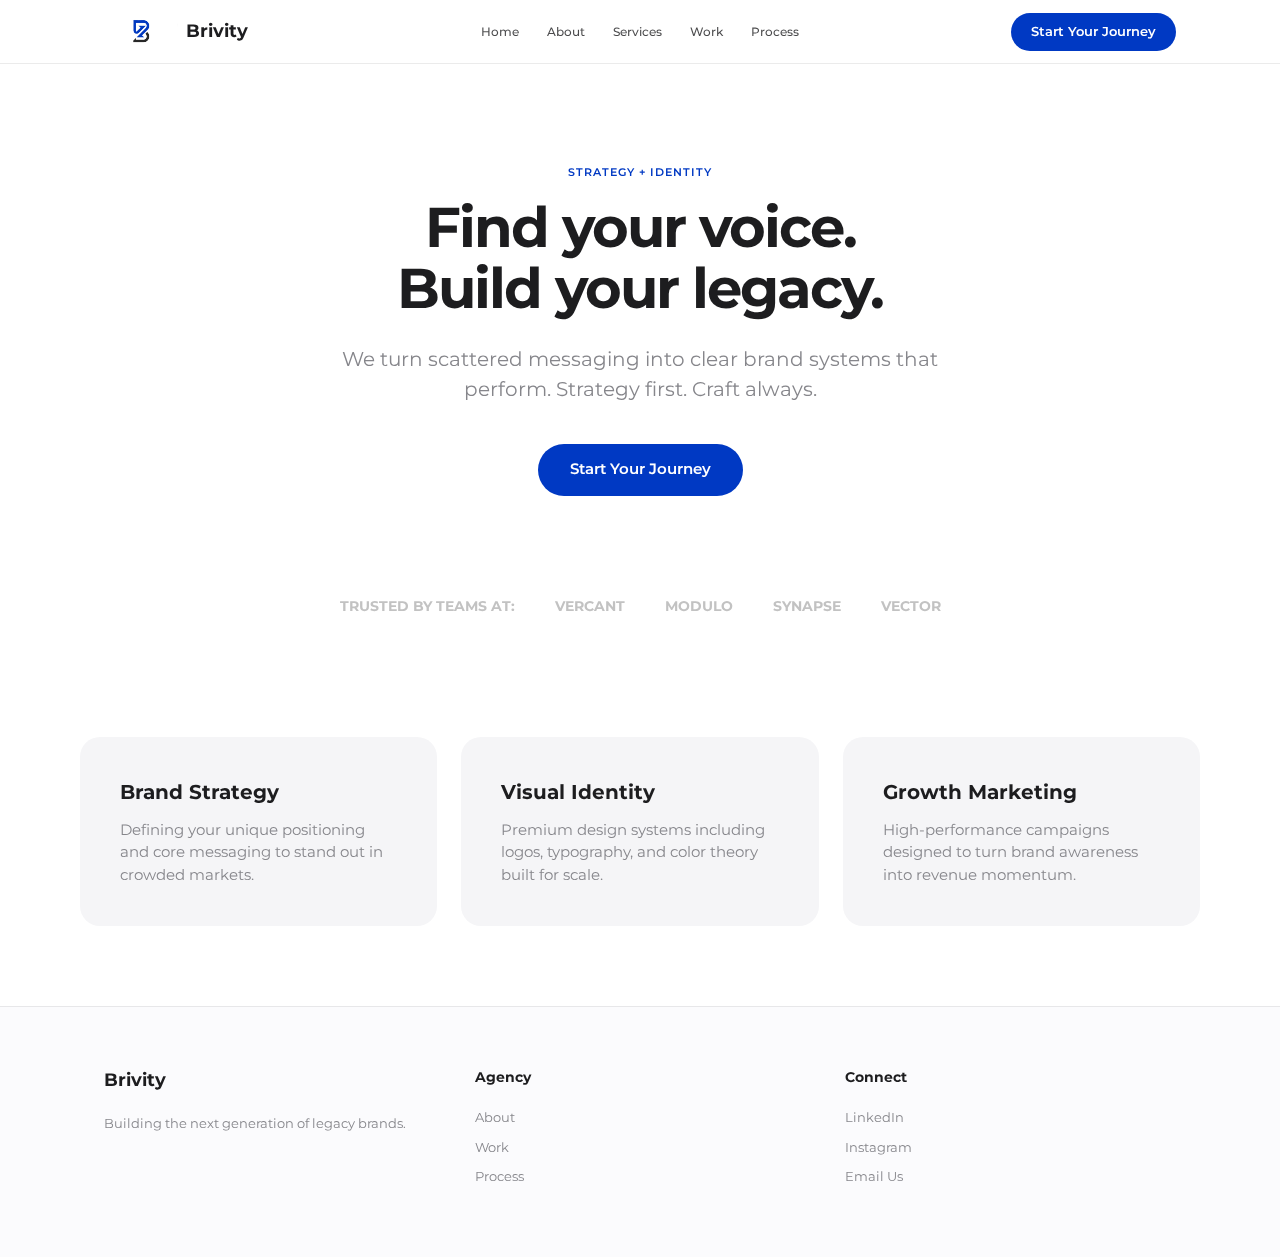
<file: index.html>
<!doctype html>
<html lang="en">
<head>
  <meta charset="utf-8" />
  <meta name="viewport" content="width=device-width,initial-scale=1,viewport-fit=cover" />
  <title>Brivity — Find your voice. Build your legacy.</title>
  <meta name="description" content="Brivity guides ambitious businesses from scattered messaging to a clear brand system." />
  
  <link rel="preconnect" href="https://fonts.googleapis.com" />
  <link rel="preconnect" href="https://fonts.gstatic.com" crossorigin />
  <link href="https://fonts.googleapis.com/css2?family=Montserrat:wght@400;500;600;700&display=swap" rel="stylesheet" />
  <link rel="stylesheet" href="styles.css" />

  <style>
    :root {
      --c-primary: #0039C3;
      --c-primary-hover: #002a94;
      --c-dark: #1d1d1f;
      --c-gray: #86868b;
      --c-bg: #ffffff;
      --c-glass: rgba(255, 255, 255, 0.72);
      --c-glass-border: rgba(0, 0, 0, 0.08);
      --font-body: 'Montserrat', sans-serif;
      --ease-apple: cubic-bezier(0.42, 0, 0.58, 1);
      --r-card: 20px;
      --nav-gap: 28px;
      --nav-font-size: 12px;
      --nav-link-opacity: 0.8;
    }

    * { box-sizing: border-box; margin: 0; padding: 0; }
    body { font-family: var(--font-body); color: var(--c-dark); background: var(--c-bg); line-height: 1.5; -webkit-font-smoothing: antialiased; }
    .container { max-width: 1120px; margin: 0 auto; padding: 0 24px; }
    a { text-decoration: none; transition: 0.2s var(--ease-apple); }

    /* HERO */
    .hero { padding: 100px 0 60px; text-align: center; }
    .hero .eyebrow { font-size: 11px; font-weight: 600; text-transform: uppercase; color: var(--c-primary); letter-spacing: 1px; display: block; margin-bottom: 16px; }
    h1 { font-size: 56px; line-height: 1.1; font-weight: 700; letter-spacing: -2px; margin-bottom: 24px; }
    .hero-sub { font-size: 20px; color: var(--c-gray); max-width: 600px; margin: 0 auto 40px; }
    @media (max-width: 768px) { h1 { font-size: 40px; } .hero-sub { font-size: 18px; } }

    .btn { display: inline-flex; align-items: center; justify-content: center; padding: 0 32px; height: 52px; border-radius: 999px; font-size: 15px; font-weight: 600; transition: 0.2s; cursor: pointer; border: none; }
    .btn-primary { background: var(--c-primary); color: #fff; }
    .btn-primary:hover { background: var(--c-primary-hover); transform: scale(1.02); }

    /* LOGO CLOUD */
    .logos { padding: 40px 0; opacity: 0.5; filter: grayscale(1); }
    .logo-grid { display: flex; flex-wrap: wrap; justify-content: center; gap: 40px; align-items: center; }
    .logo-grid span { font-weight: 700; font-size: 14px; color: var(--c-gray); }

    /* BENTO FEATURES */
    .section { padding: 80px 0; }
    .grid { display: grid; gap: 24px; grid-template-columns: repeat(auto-fit, minmax(300px, 1fr)); }
    .card { background: #f5f5f7; padding: 40px; border-radius: var(--r-card); transition: 0.3s; }
    .card:hover { background: #e8e8ed; }
    .card h3 { font-size: 20px; margin-bottom: 12px; }
    .card p { color: var(--c-gray); font-size: 15px; }

    /* FOOTER */
    footer { background: #fbfbfd; padding: 60px 0; border-top: 1px solid var(--c-glass-border); }
    .footer-inner { display: grid; grid-template-columns: repeat(auto-fit, minmax(200px, 1fr)); gap: 40px; }
    .footer-col h4 { font-size: 14px; margin-bottom: 20px; }
    .footer-col a { display: block; color: var(--c-gray); font-size: 13px; margin-bottom: 10px; }
    .footer-col a:hover { color: var(--c-primary); }
  </style>
</head>
<body>

  <header class="site-header">
    <div class="container header-inner">
      <a class="brand" href="index.html" aria-label="Brivity home">
        <img class="brand-logo" src="b0090fda-5db8-4da2-a4d9-ddd69eae7492.png" alt="" width="24" height="24" />
        <span>Brivity</span>
      </a>
      <nav class="nav">
        <a href="index.html">Home</a>
        <a href="about.html">About</a>
        <a href="services.html">Services</a>
        <a href="work.html">Work</a>
        <a href="process.html">Process</a>
      </nav>
      <div class="nav-actions">
        <a class="btn btn-primary" href="contact.html">Start Your Journey</a>
      </div>
      <button class="menu-btn" type="button" id="hamburger" aria-label="Toggle menu" aria-expanded="false" aria-controls="mobilePanel">
        <svg width="24" height="24" fill="none" stroke="currentColor" stroke-width="2"><path d="M4 12h16M4 6h16M4 18h16"/></svg>
      </button>
    </div>
    <div id="mobilePanel" class="mobile-panel" aria-expanded="false">
      <a href="index.html">Home</a>
      <a href="about.html">About</a>
      <a href="services.html">Services</a>
      <a href="work.html">Work</a>
      <a href="contact.html">Contact</a>
      <div style="margin-top: auto; padding-bottom: 40px;">
        <a href="contact.html" class="btn btn-primary" style="width:100%;">Start Your Journey</a>
      </div>
    </div>
  </header>

  <main>
    <section class="hero">
      <div class="container">
        <span class="eyebrow">Strategy + Identity</span>
        <h1>Find your voice.<br>Build your legacy.</h1>
        <p class="hero-sub">We turn scattered messaging into clear brand systems that perform. Strategy first. Craft always.</p>
        <div class="hero-actions">
          <a class="btn btn-primary" href="contact.html">Start Your Journey</a>
        </div>
      </div>
    </section>

    <div class="logos container">
      <div class="logo-grid">
        <span>TRUSTED BY TEAMS AT:</span>
        <span>VERCANT</span>
        <span>MODULO</span>
        <span>SYNAPSE</span>
        <span>VECTOR</span>
      </div>
    </div>

    <section class="section container">
      <div class="grid">
        <div class="card">
          <h3>Brand Strategy</h3>
          <p>Defining your unique positioning and core messaging to stand out in crowded markets.</p>
        </div>
        <div class="card">
          <h3>Visual Identity</h3>
          <p>Premium design systems including logos, typography, and color theory built for scale.</p>
        </div>
        <div class="card">
          <h3>Growth Marketing</h3>
          <p>High-performance campaigns designed to turn brand awareness into revenue momentum.</p>
        </div>
      </div>
    </section>
  </main>

  <footer>
    <div class="container footer-inner">
      <div class="footer-col">
        <div class="brand" style="margin-bottom: 20px;"><span>Brivity</span></div>
        <p style="font-size: 13px; color: var(--c-gray);">Building the next generation of legacy brands.</p>
      </div>
      <div class="footer-col">
        <h4>Agency</h4>
        <a href="about.html">About</a>
        <a href="work.html">Work</a>
        <a href="process.html">Process</a>
      </div>
      <div class="footer-col">
        <h4>Connect</h4>
        <a href="#">LinkedIn</a>
        <a href="#">Instagram</a>
        <a href="mailto:hello@brivity.agency">Email Us</a>
      </div>
    </div>
  </footer>

  <script>
    const btn = document.getElementById('hamburger');
    const panel = document.getElementById('mobilePanel');

    if (btn && panel) {
      const setMenuState = (open) => {
        panel.setAttribute('aria-expanded', open ? 'true' : 'false');
        btn.setAttribute('aria-expanded', open ? 'true' : 'false');
        btn.innerHTML = open
          ? '<svg width="24" height="24" fill="none" stroke="currentColor" stroke-width="2"><path d="M6 18L18 6M6 6l12 12"/></svg>'
          : '<svg width="24" height="24" fill="none" stroke="currentColor" stroke-width="2"><path d="M4 12h16M4 6h16M4 18h16"/></svg>';
        document.body.classList.toggle('nav-open', open);
      };

      btn.addEventListener('click', () => {
        const isOpen = panel.getAttribute('aria-expanded') === 'true';
        setMenuState(!isOpen);
      });

      panel.querySelectorAll('a').forEach((link) => {
        link.addEventListener('click', () => setMenuState(false));
      });
    }
  </script>
</body>
</html>
</file>
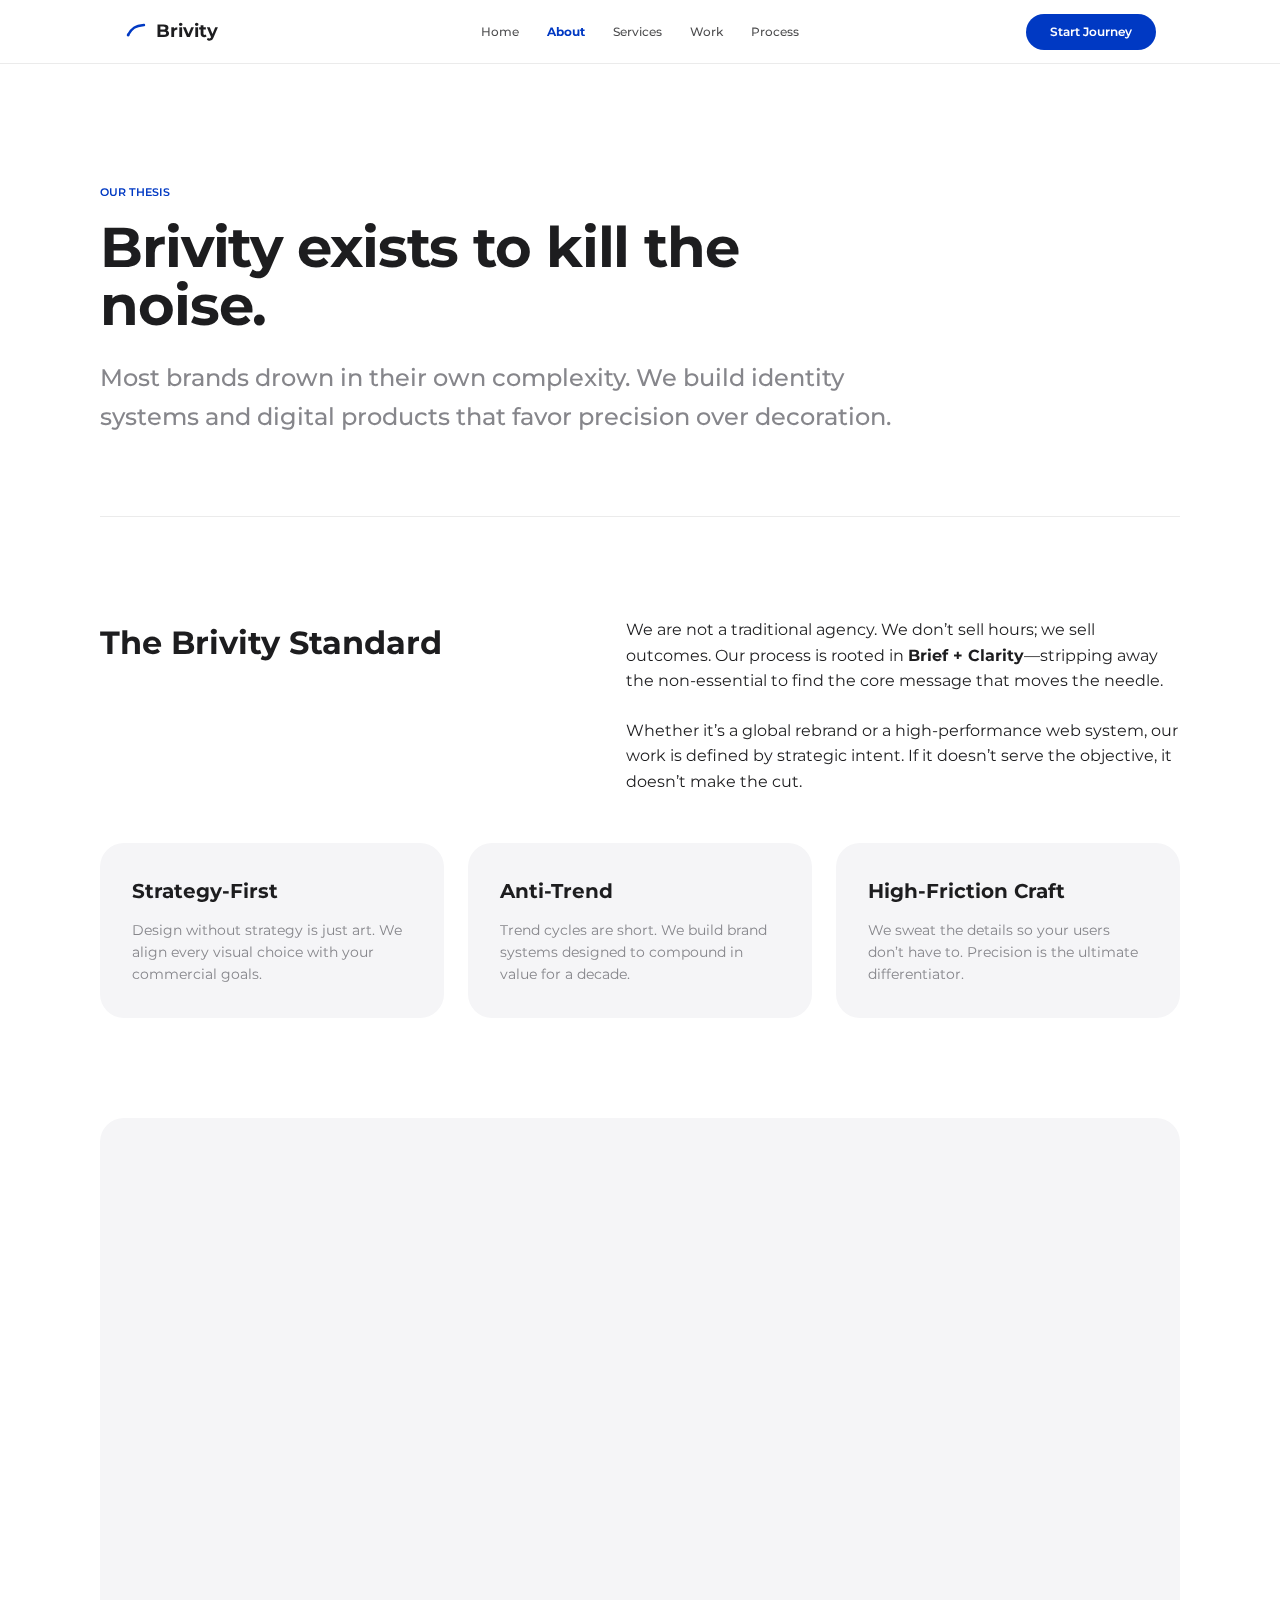
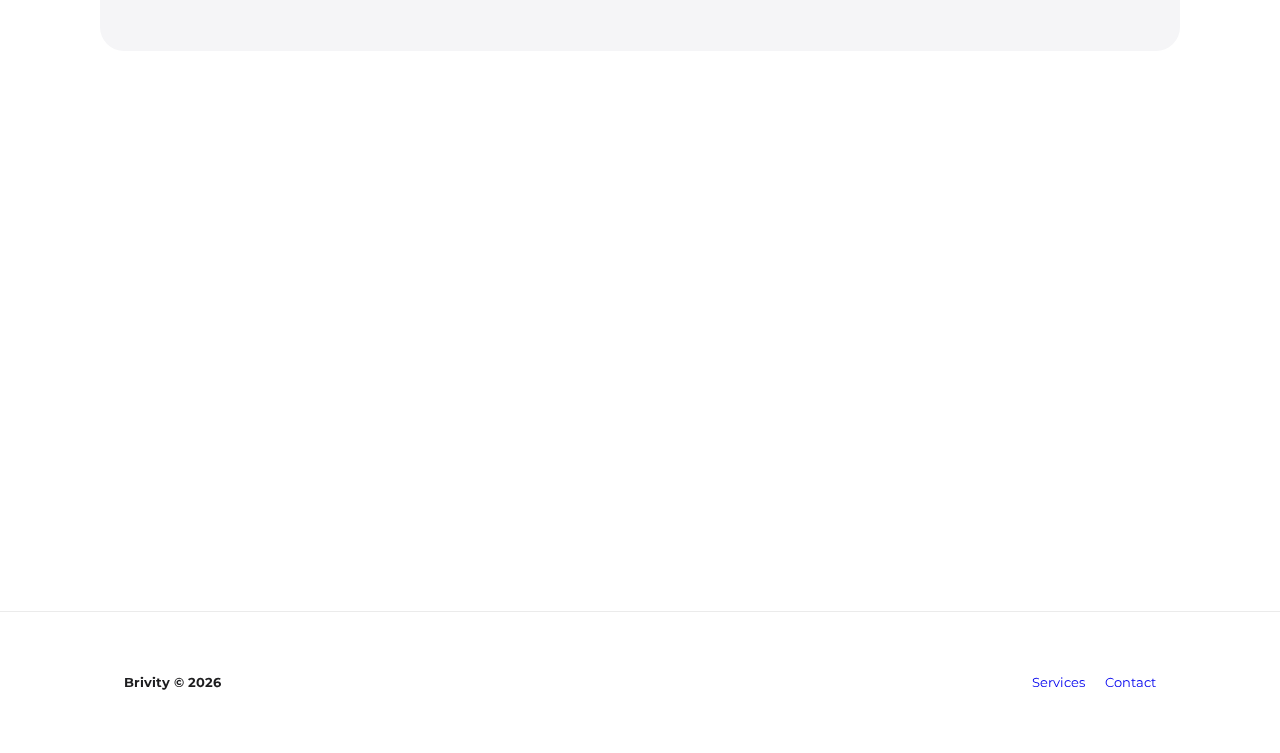
<file: about.html>
<!doctype html>
<html lang="en">
<head>
  <meta charset="utf-8" />
  <meta name="viewport" content="width=device-width,initial-scale=1,viewport-fit=cover" />
  <title>About Brivity — Strategic Guide for Brand Journeys</title>
  <link rel="preconnect" href="https://fonts.googleapis.com" />
  <link rel="preconnect" href="https://fonts.gstatic.com" crossorigin />
  <link href="https://fonts.googleapis.com/css2?family=Montserrat:wght@400;500;600;700&display=swap" rel="stylesheet" />
  
  <style>
    /* --- SHARED SYSTEM --- */
    :root {
      --c-primary: #0039C3;
      --c-primary-hover: #002a94;
      --c-dark: #1d1d1f;
      --c-gray: #86868b;
      --c-light-gray: #f5f5f7;
      --c-bg: #ffffff;
      --c-glass: rgba(255, 255, 255, 0.72);
      --c-glass-border: rgba(0, 0, 0, 0.08);
      --font-body: 'Montserrat', sans-serif;
      --ease-apple: cubic-bezier(0.42, 0, 0.58, 1);
      --r-card: 24px;
      --r-btn: 999px;
    }

    * { box-sizing: border-box; margin: 0; padding: 0; }
    body { font-family: var(--font-body); color: var(--c-dark); background: var(--c-bg); line-height: 1.6; -webkit-font-smoothing: antialiased; }
    .container { max-width: 1080px; margin: 0 auto; padding: 0 24px; }
    a { text-decoration: none; transition: all 0.2s var(--ease-apple); }
    
    /* --- TYPOGRAPHY --- */
    h1 { font-size: 56px; line-height: 1.05; margin-bottom: 24px; font-weight: 700; letter-spacing: -0.02em; }
    h2 { font-size: 40px; font-weight: 700; margin-bottom: 24px; }
    h3 { font-size: 20px; font-weight: 700; margin-bottom: 12px; }
    .eyebrow { font-size: 11px; font-weight: 600; text-transform: uppercase; color: var(--c-primary); margin-bottom: 16px; display: block; }

    /* --- NAVIGATION --- */
    .site-header { position: sticky; top: 0; z-index: 9999; height: 64px; background: var(--c-glass); backdrop-filter: saturate(180%) blur(20px); border-bottom: 1px solid var(--c-glass-border); display: flex; align-items: center; }
    .header-inner { display: flex; justify-content: space-between; width: 100%; align-items: center; }
    .brand { display: flex; align-items: center; gap: 8px; font-weight: 700; font-size: 18px; color: var(--c-dark); }
    .nav { display: none; }
    @media(min-width: 900px) {
      .nav { display: flex; gap: 28px; position: absolute; left: 50%; transform: translateX(-50%); }
      .nav a { font-size: 12px; font-weight: 500; color: var(--c-dark); opacity: 0.8; }
      .nav a.active { color: var(--c-primary); font-weight: 700; opacity: 1; }
    }
    .menu-btn { background: none; border: none; cursor: pointer; display: flex; align-items: center; }
    @media(min-width: 900px) { .menu-btn { display: none; } }

    /* --- MOBILE PANEL --- */
    .mobile-panel { position: fixed; top: 64px; left: 0; width: 100%; height: 0; background: #fff; overflow: hidden; transition: 0.4s var(--ease-apple); z-index: 9998; display: flex; flex-direction: column; padding: 0 24px; }
    .mobile-panel[aria-expanded="true"] { height: calc(100vh - 64px); padding-top: 40px; }
    .mobile-panel a { font-size: 32px; font-weight: 700; color: var(--c-dark); padding: 16px 0; border-bottom: 1px solid var(--c-glass-border); }

    /* --- BUTTONS --- */
    .btn { display: inline-flex; align-items: center; justify-content: center; padding: 0 24px; height: 44px; border-radius: var(--r-btn); font-size: 14px; font-weight: 600; cursor: pointer; border: none; transition: 0.2s; }
    .btn-primary { background: var(--c-primary); color: #fff; }
    .btn-primary:hover { background: var(--c-primary-hover); transform: translateY(-1px); }

    /* --- CONTENT SECTIONS --- */
    .section { padding: 100px 0; }
    .hero { padding: 120px 0 80px; }
    
    .info-grid { display: grid; grid-template-columns: 1fr; gap: 64px; }
    @media(min-width: 768px) { .info-grid { grid-template-columns: 1fr 1.2fr; } }

    .pillar-card { padding: 32px; background: var(--c-light-gray); border-radius: var(--r-card); }
    .pillars { display: grid; grid-template-columns: 1fr; gap: 24px; margin-top: 48px; }
    @media(min-width: 768px) { .pillars { grid-template-columns: repeat(3, 1fr); } }

    .cta-panel { background: var(--c-dark); border-radius: var(--r-card); padding: 80px 32px; text-align: center; color: #fff; }
    .site-footer { padding: 60px 0; border-top: 1px solid var(--c-glass-border); font-size: 13px; color: var(--c-gray); }

    [data-animate="reveal"] { opacity: 0; transform: translateY(20px); transition: 0.6s var(--ease-apple); }
    [data-animate="reveal"].is-visible { opacity: 1; transform: translateY(0); }
  </style>
</head>

<body>
  <header class="site-header">
    <div class="container header-inner">
      <a class="brand" href="index.html">
        <svg width="24" height="24" viewBox="0 0 24 24" fill="none"><path d="M4 16c3.8-6.9 7.1-9.1 16-10" stroke="#0039C3" stroke-width="2.4" stroke-linecap="round"/><circle cx="4.2" cy="16" r="1.4" fill="#0039C3"/></svg>
        <span>Brivity</span>
      </a>
      <nav class="nav">
        <a href="index.html">Home</a>
        <a href="about.html" class="active">About</a>
        <a href="services.html">Services</a>
        <a href="work.html">Work</a>
        <a href="process.html">Process</a>
      </nav>
      <div class="nav-actions">
        <a class="btn btn-primary" href="contact.html" style="height:36px; font-size:12px;">Start Journey</a>
      </div>
      <button class="menu-btn" id="hamburger">
        <svg width="24" height="24" fill="none" stroke="currentColor" stroke-width="2"><path d="M4 12h16M4 6h16M4 18h16"/></svg>
      </button>
    </div>
    <div id="mobilePanel" class="mobile-panel" aria-expanded="false">
      <a href="index.html">Home</a>
      <a href="about.html">About</a>
      <a href="services.html">Services</a>
      <a href="work.html">Work</a>
      <a href="contact.html">Contact</a>
    </div>
  </header>

  <main>
    <section class="hero container">
      <div style="max-width: 800px;" data-animate="reveal">
        <span class="eyebrow">Our Thesis</span>
        <h1>Brivity exists to kill the noise.</h1>
        <p style="font-size: 24px; color: var(--c-gray); font-weight: 500;">Most brands drown in their own complexity. We build identity systems and digital products that favor precision over decoration.</p>
      </div>
    </section>

    <section class="section container" style="border-top: 1px solid var(--c-glass-border);">
      <div class="info-grid">
        <div data-animate="reveal">
          <h2 style="font-size: 32px;">The Brivity Standard</h2>
        </div>
        <div data-animate="reveal">
          <p style="margin-bottom: 24px;">We are not a traditional agency. We don’t sell hours; we sell outcomes. Our process is rooted in <strong>Brief + Clarity</strong>—stripping away the non-essential to find the core message that moves the needle.</p>
          <p>Whether it’s a global rebrand or a high-performance web system, our work is defined by strategic intent. If it doesn’t serve the objective, it doesn’t make the cut.</p>
        </div>
      </div>

      <div class="pillars">
        <div class="pillar-card" data-animate="reveal">
          <h3>Strategy-First</h3>
          <p style="font-size: 14px; color: var(--c-gray);">Design without strategy is just art. We align every visual choice with your commercial goals.</p>
        </div>
        <div class="pillar-card" data-animate="reveal">
          <h3>Anti-Trend</h3>
          <p style="font-size: 14px; color: var(--c-gray);">Trend cycles are short. We build brand systems designed to compound in value for a decade.</p>
        </div>
        <div class="pillar-card" data-animate="reveal">
          <h3>High-Friction Craft</h3>
          <p style="font-size: 14px; color: var(--c-gray);">We sweat the details so your users don’t have to. Precision is the ultimate differentiator.</p>
        </div>
      </div>
    </section>

    <section class="section container" style="background: var(--c-light-gray); border-radius: var(--r-card);">
      <div style="text-align: center; max-width: 600px; margin: 0 auto 64px;" data-animate="reveal">
        <span class="eyebrow">How we move</span>
        <h2>A 3-phase journey.</h2>
      </div>
      <div class="pillars">
        <div data-animate="reveal" style="text-align: center;">
          <div style="font-size: 40px; font-weight: 700; color: var(--c-primary); margin-bottom: 16px;">01.</div>
          <h3>Distill</h3>
          <p style="font-size: 15px;">Deep audit of your current position to find the core advantage.</p>
        </div>
        <div data-animate="reveal" style="text-align: center;">
          <div style="font-size: 40px; font-weight: 700; color: var(--c-primary); margin-bottom: 16px;">02.</div>
          <h3>Define</h3>
          <p style="font-size: 15px;">Building the visual and verbal framework that captures that advantage.</p>
        </div>
        <div data-animate="reveal" style="text-align: center;">
          <div style="font-size: 40px; font-weight: 700; color: var(--c-primary); margin-bottom: 16px;">03.</div>
          <h3>Deploy</h3>
          <p style="font-size: 15px;">Launching scalable assets into the real world to drive conversion.</p>
        </div>
      </div>
    </section>

    <section class="section container">
      <div class="cta-panel" data-animate="reveal">
        <h2>Your brand journey begins here.</h2>
        <p style="color: rgba(255,255,255,0.7); margin-bottom: 32px;">Stop guessing. Start building with clarity.</p>
        <a class="btn btn-primary" href="contact.html" style="height:54px; padding:0 40px; font-size:16px;">Start Your Journey</a>
      </div>
    </section>
  </main>

  <footer class="site-footer">
    <div class="container" style="display:flex; justify-content:space-between; align-items:center;">
      <span style="font-weight:700; color:var(--c-dark);">Brivity © 2026</span>
      <div style="display:flex; gap:20px;">
        <a href="services.html">Services</a>
        <a href="contact.html">Contact</a>
      </div>
    </div>
  </footer>

  <script>
    // Navigation Logic
    const btn = document.getElementById('hamburger');
    const panel = document.getElementById('mobilePanel');
    btn.addEventListener('click', () => {
      const isOpen = panel.getAttribute('aria-expanded') === 'true';
      panel.setAttribute('aria-expanded', !isOpen);
      btn.innerHTML = isOpen ? '<svg width="24" height="24" fill="none" stroke="currentColor" stroke-width="2"><path d="M4 12h16M4 6h16M4 18h16"/></svg>' : '<svg width="24" height="24" fill="none" stroke="currentColor" stroke-width="2"><path d="M6 18L18 6M6 6l12 12"/></svg>';
    });

    // Reveal Logic
    const observer = new IntersectionObserver((entries) => {
      entries.forEach(entry => {
        if (entry.isIntersecting) entry.target.classList.add('is-visible');
      });
    }, { threshold: 0.15 });

    document.querySelectorAll('[data-animate="reveal"]').forEach(el => observer.observe(el));
  </script>
</body>
</html>
</file>
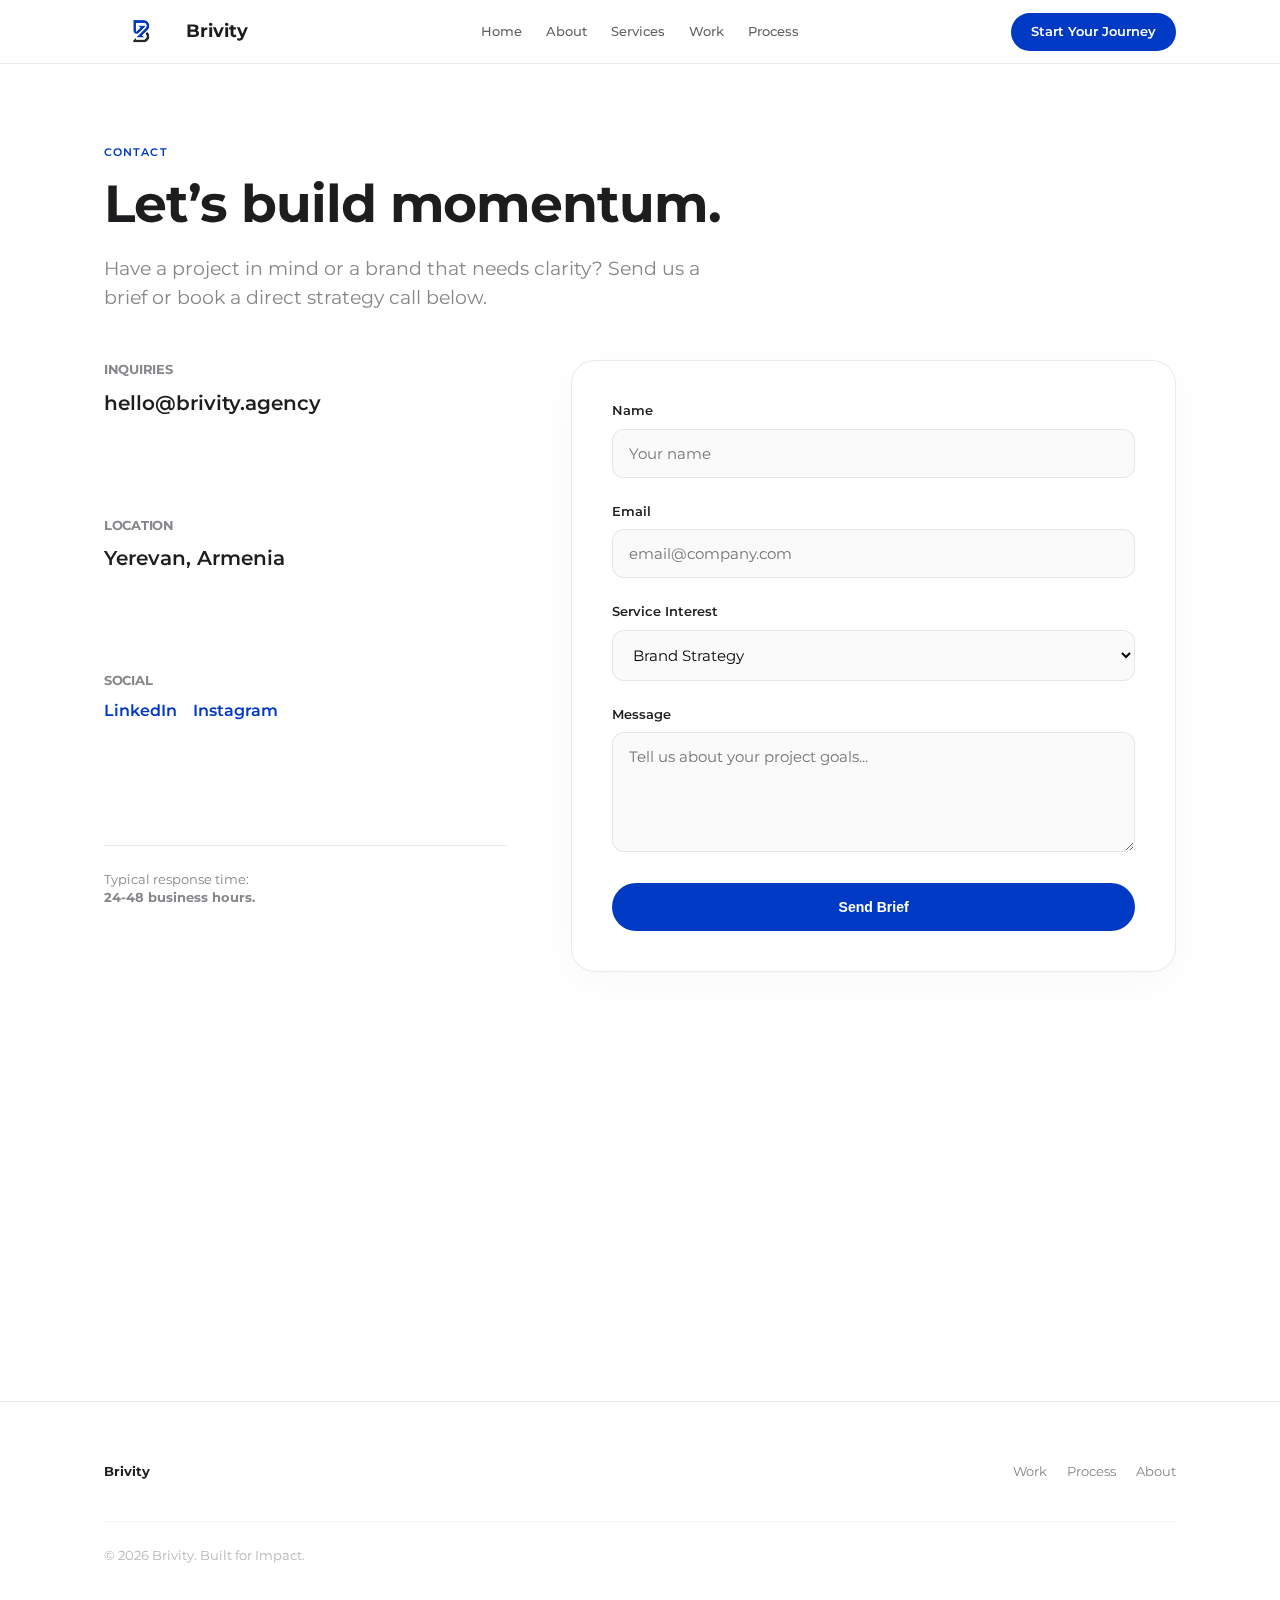
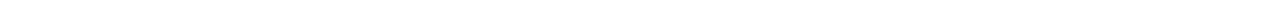
<file: contact.html>
<!doctype html>
<html lang="en">
<head>
  <meta charset="utf-8" />
  <meta name="viewport" content="width=device-width,initial-scale=1,viewport-fit=cover" />
  <title>Contact — Brivity | Start Your Journey</title>
  <meta name="description" content="Get in touch with Brivity. Book a strategy call or send a brief for your branding and marketing needs." />

  <link rel="preconnect" href="https://fonts.googleapis.com" />
  <link rel="preconnect" href="https://fonts.gstatic.com" crossorigin />
  <link href="https://fonts.googleapis.com/css2?family=Montserrat:wght@400;500;600;700&display=swap" rel="stylesheet" />
  <link rel="stylesheet" href="styles.css" />

  <style>
    /* --- SHARED SYSTEM --- */
    :root {
      --c-primary: #0039C3;
      --c-primary-hover: #002a94;
      --c-dark: #1d1d1f;
      --c-gray: #86868b;
      --c-light-gray: #f5f5f7;
      --c-border: rgba(0,0,0,0.08);
      --c-bg: #ffffff;
      --c-glass: rgba(255, 255, 255, 0.8);
      
      --font-body: 'Montserrat', sans-serif;
      --ease: cubic-bezier(0.42, 0, 0.58, 1);
      
      --r-card: 24px;
      --r-btn: 999px;
      --r-input: 12px;
    }

    * { box-sizing: border-box; margin: 0; padding: 0; }
    
    body {
      font-family: var(--font-body);
      color: var(--c-dark);
      background: var(--c-bg);
      line-height: 1.5;
      -webkit-font-smoothing: antialiased;
    }

    .container {
      max-width: 1120px;
      margin: 0 auto;
      padding: 0 24px;
    }

    a { text-decoration: none; transition: all 0.2s var(--ease); }

    /* --- TYPOGRAPHY --- */
    h1, h2, h3, h4 { font-weight: 700; letter-spacing: -0.02em; color: var(--c-dark); }
    h1 { font-size: 52px; line-height: 1.05; margin-bottom: 24px; }
    h2 { font-size: 40px; line-height: 1.1; margin-bottom: 16px; }
    h3 { font-size: 20px; margin-bottom: 12px; }
    
    .eyebrow {
      font-size: 11px; font-weight: 600; text-transform: uppercase; letter-spacing: 0.1em; color: var(--c-primary); margin-bottom: 16px; display: block;
    }

    .btn {
      display: inline-flex; align-items: center; justify-content: center; padding: 0 32px; height: 48px;
      border-radius: var(--r-btn); font-size: 14px; font-weight: 600; cursor: pointer; border: none;
    }
    .btn-primary { background: var(--c-primary); color: #fff; }
    .btn-primary:hover { background: var(--c-primary-hover); transform: translateY(-1px); }
    .btn-secondary { background: var(--c-light-gray); color: var(--c-dark); }

    /* --- CONTACT LAYOUT --- */
    .section { padding: 80px 0; }
    .contact-grid { display: grid; grid-template-columns: 1fr; gap: 64px; margin-top: 48px; }
    @media(min-width: 900px) { .contact-grid { grid-template-columns: 1fr 1.5fr; } }

    .contact-info-list { display: grid; gap: 32px; }
    .info-item h4 { font-size: 13px; text-transform: uppercase; color: var(--c-gray); margin-bottom: 8px; }
    .info-link { font-size: 20px; font-weight: 600; color: var(--c-dark); }
    .info-link:hover { color: var(--c-primary); }

    /* --- FORM STYLE --- */
    .contact-form {
      background: #fff; border: 1px solid var(--c-border); padding: 40px; border-radius: var(--r-card);
      box-shadow: 0 10px 40px rgba(0,0,0,0.03);
    }
    .form-group { margin-bottom: 24px; }
    .form-label { display: block; font-size: 13px; font-weight: 600; margin-bottom: 8px; color: var(--c-dark); }
    .form-input, .form-textarea, .form-select {
      width: 100%; padding: 14px 16px; border: 1px solid var(--c-border); border-radius: var(--r-input);
      font-family: var(--font-body); font-size: 15px; transition: border-color 0.2s; background: #fafafa;
    }
    .form-input:focus, .form-textarea:focus { outline: none; border-color: var(--c-primary); background: #fff; }
    .form-textarea { height: 120px; resize: vertical; }

    /* --- BOOKING PANEL --- */
    .booking-panel {
      background: var(--c-light-gray); padding: 48px; border-radius: var(--r-card); text-align: center;
      margin-top: 80px; border: 1px dashed var(--c-border);
    }

    /* Animation */
    [data-animate="reveal"] { opacity: 0; transform: translateY(20px); transition: all 0.6s var(--ease); }
    [data-animate="reveal"].is-visible { opacity: 1; transform: translateY(0); }

    .site-footer { padding: 60px 0; border-top: 1px solid var(--c-border); font-size: 13px; color: var(--c-gray); }
  </style>
</head>

<body>

  <header class="site-header">
    <div class="container header-inner">
      <a class="brand" href="index.html" aria-label="Brivity home">
        <img class="brand-logo" src="b0090fda-5db8-4da2-a4d9-ddd69eae7492.png" alt="" width="24" height="24" />
        <span>Brivity</span>
      </a>
      <nav class="nav">
        <a href="index.html">Home</a>
        <a href="about.html">About</a>
        <a href="services.html">Services</a>
        <a href="work.html">Work</a>
        <a href="process.html">Process</a>
      </nav>
      <div class="nav-actions">
        <a class="btn btn-primary" href="contact.html">Start Your Journey</a>
      </div>
      <button class="menu-btn" id="hamburger" aria-label="Toggle menu" aria-expanded="false" aria-controls="mobilePanel">
        <svg width="24" height="24" fill="none" stroke="currentColor" stroke-width="2"><path d="M4 12h16M4 6h16M4 18h16"/></svg>
      </button>
    </div>
    <div id="mobilePanel" class="mobile-panel" aria-expanded="false">
      <a href="index.html">Home</a>
      <a href="about.html">About</a>
      <a href="services.html">Services</a>
      <a href="work.html">Work</a>
      <a href="process.html">Process</a>
      <a href="contact.html">Contact</a>
      <div style="margin-top: auto; padding-bottom: 40px;">
        <a href="contact.html" class="btn btn-primary" style="width:100%;">Start Your Journey</a>
      </div>
    </div>
  </header>

  <main>
    <section class="section">
      <div class="container">
        <div data-animate="reveal">
          <span class="eyebrow">Contact</span>
          <h1>Let’s build momentum.</h1>
          <p style="font-size: 19px; color: var(--c-gray); max-width: 600px;">Have a project in mind or a brand that needs clarity? Send us a brief or book a direct strategy call below.</p>
        </div>

        <div class="contact-grid">
          <div class="contact-info-list" data-animate="reveal" data-animate-delay="100">
            <div class="info-item">
              <h4>Inquiries</h4>
              <a href="mailto:hello@brivity.agency" class="info-link">hello@brivity.agency</a>
            </div>
            <div class="info-item">
              <h4>Location</h4>
              <p class="info-link" style="cursor:default;">Yerevan, Armenia</p>
            </div>
            <div class="info-item">
              <h4>Social</h4>
              <div style="display:flex; gap:16px; margin-top:8px;">
                <a href="#" class="footer-link" style="font-weight:600; color:var(--c-primary);">LinkedIn</a>
                <a href="#" class="footer-link" style="font-weight:600; color:var(--c-primary);">Instagram</a>
              </div>
            </div>
            <div style="margin-top:24px; padding-top:24px; border-top:1px solid var(--c-border);">
               <p style="font-size:13px; color:var(--c-gray); line-height:1.4;">Typical response time: <br><strong>24-48 business hours.</strong></p>
            </div>
          </div>

          <div class="contact-form" data-animate="reveal" data-animate-delay="200">
            <form action="#">
              <div class="form-group">
                <label class="form-label">Name</label>
                <input type="text" class="form-input" placeholder="Your name" required>
              </div>
              <div class="form-group">
                <label class="form-label">Email</label>
                <input type="email" class="form-input" placeholder="email@company.com" required>
              </div>
              <div class="form-group">
                <label class="form-label">Service Interest</label>
                <select class="form-select">
                  <option>Brand Strategy</option>
                  <option>Identity & Web</option>
                  <option>Go-To-Market</option>
                  <option>Full Journey</option>
                </select>
              </div>
              <div class="form-group">
                <label class="form-label">Message</label>
                <textarea class="form-textarea" placeholder="Tell us about your project goals..."></textarea>
              </div>
              <button type="submit" class="btn btn-primary" style="width:100%;">Send Brief</button>
            </form>
          </div>
        </div>

        <div id="booking" class="booking-panel" data-animate="reveal">
          <span class="eyebrow">Instant Access</span>
          <h3>Prefer a face-to-face?</h3>
          <p style="color:var(--c-gray); margin-bottom:24px;">Book a 15-minute strategy introduction to discuss your project in real-time.</p>
          <a href="#" class="btn btn-secondary">Schedule via Calendly →</a>
        </div>
      </div>
    </section>
  </main>

  <footer class="site-footer">
    <div class="container">
      <div style="display:flex; justify-content:space-between; align-items:center;">
        <span style="font-weight:700; color:var(--c-dark);">Brivity</span>
        <div style="display:flex; gap:20px;">
          <a href="work.html" style="color:var(--c-gray);">Work</a>
          <a href="process.html" style="color:var(--c-gray);">Process</a>
          <a href="about.html" style="color:var(--c-gray);">About</a>
        </div>
      </div>
      <div style="margin-top:40px; padding-top:24px; border-top:1px solid #f0f0f0; opacity:0.6;">
        © <span id="year"></span> Brivity. Built for Impact.
      </div>
    </div>
  </footer>

  <script>
    document.addEventListener('DOMContentLoaded', () => {
      document.getElementById('year').textContent = new Date().getFullYear();

      const btn = document.getElementById('hamburger');
      const panel = document.getElementById('mobilePanel');

      if (btn && panel) {
        const setMenuState = (open) => {
          panel.setAttribute('aria-expanded', open ? 'true' : 'false');
          btn.setAttribute('aria-expanded', open ? 'true' : 'false');
          btn.innerHTML = open
            ? '<svg width="24" height="24" fill="none" stroke="currentColor" stroke-width="2"><path d="M6 18L18 6M6 6l12 12"/></svg>'
            : '<svg width="24" height="24" fill="none" stroke="currentColor" stroke-width="2"><path d="M4 12h16M4 6h16M4 18h16"/></svg>';
          document.body.classList.toggle('nav-open', open);
        };

        btn.addEventListener('click', () => {
          const isOpen = panel.getAttribute('aria-expanded') === 'true';
          setMenuState(!isOpen);
        });

        panel.querySelectorAll('a').forEach((link) => {
          link.addEventListener('click', () => setMenuState(false));
        });
      }

      const revealObserver = new IntersectionObserver((entries) => {
        entries.forEach(entry => {
          if (entry.isIntersecting) {
            entry.target.classList.add('is-visible');
            const delay = entry.target.getAttribute('data-animate-delay');
            if (delay) entry.target.style.transitionDelay = `${delay}ms`;
          }
        });
      }, { threshold: 0.1 });

      document.querySelectorAll('[data-animate="reveal"]').forEach(el => revealObserver.observe(el));
    });
  </script>
</body>
</html>
</file>
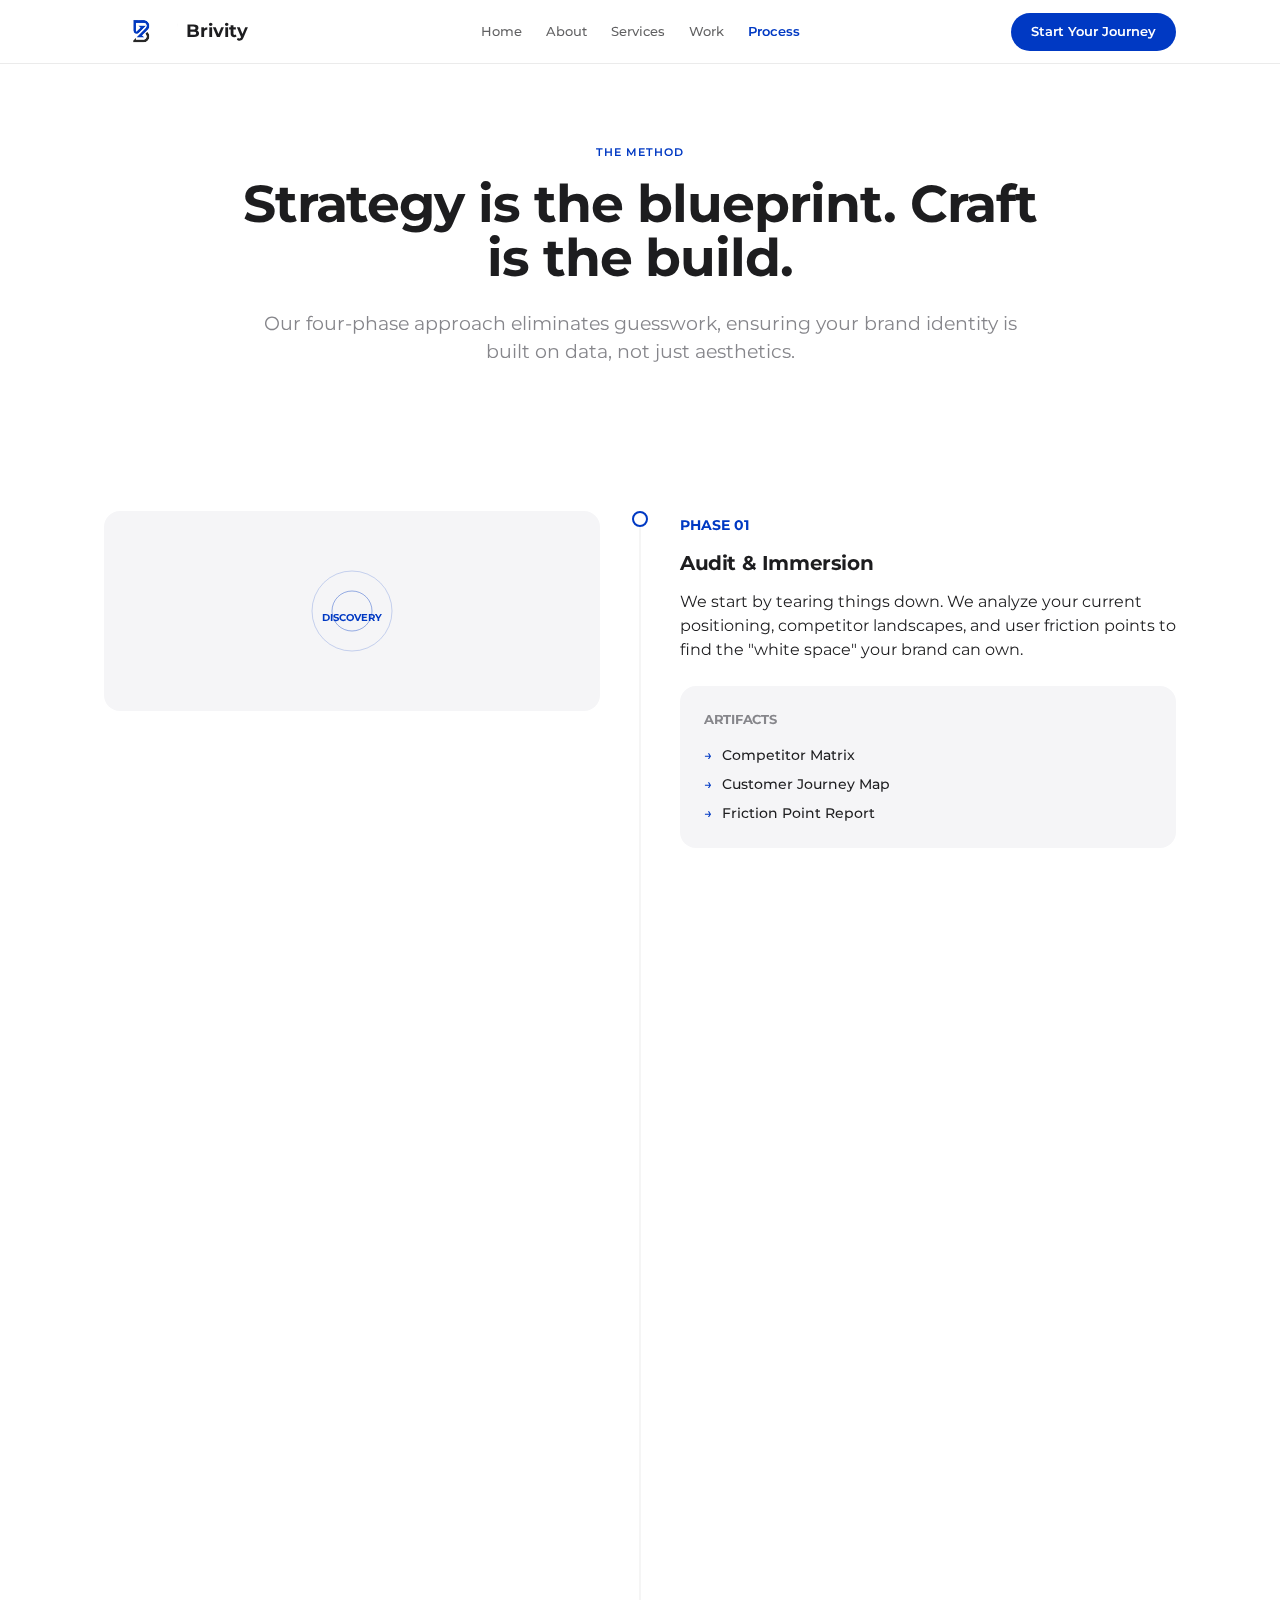
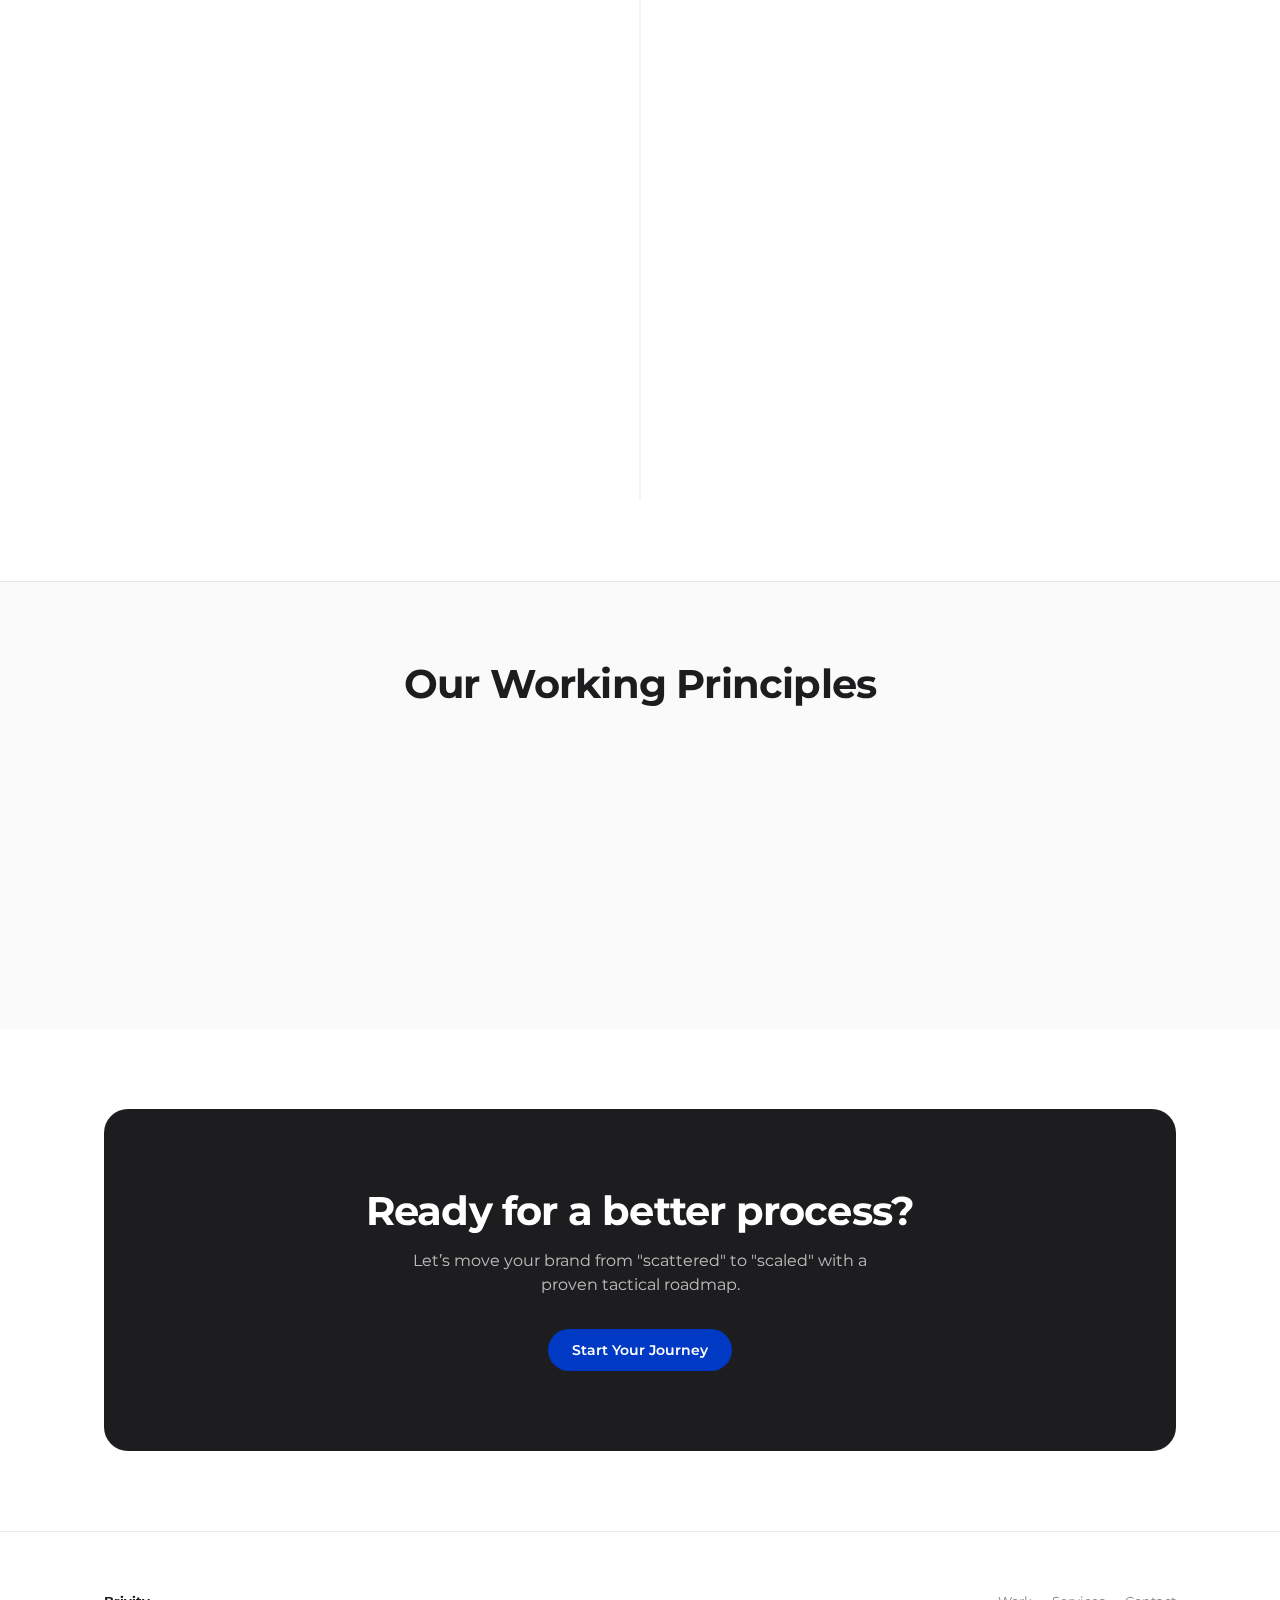
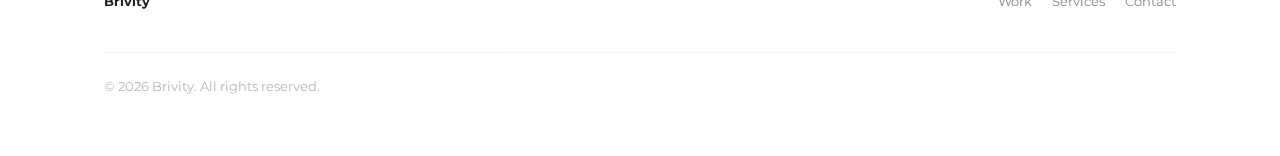
<file: process.html>
<!doctype html>
<html lang="en">
<head>
  <meta charset="utf-8" />
  <meta name="viewport" content="width=device-width,initial-scale=1,viewport-fit=cover" />
  <title>Process — Brivity | The Strategy Roadmap</title>
  <meta name="description" content="A four-phased approach to clarity and growth. Audit, Strategy, Design, and Scale." />

  <link rel="preconnect" href="https://fonts.googleapis.com" />
  <link rel="preconnect" href="https://fonts.gstatic.com" crossorigin />
  <link href="https://fonts.googleapis.com/css2?family=Montserrat:wght@400;500;600;700&display=swap" rel="stylesheet" />
  <link rel="stylesheet" href="styles.css" />

  <style>
    /* --- SHARED SYSTEM --- */
    :root {
      --c-primary: #0039C3;
      --c-primary-hover: #002a94;
      --c-dark: #1d1d1f;
      --c-gray: #86868b;
      --c-light-gray: #f5f5f7;
      --c-border: rgba(0,0,0,0.08);
      --c-bg: #ffffff;
      --c-glass: rgba(255, 255, 255, 0.8);
      
      --font-body: 'Montserrat', sans-serif;
      --ease: cubic-bezier(0.42, 0, 0.58, 1);
      
      --r-card: 24px;
      --r-btn: 999px;
    }

    * { box-sizing: border-box; margin: 0; padding: 0; }
    
    body {
      font-family: var(--font-body);
      color: var(--c-dark);
      background: var(--c-bg);
      line-height: 1.5;
      -webkit-font-smoothing: antialiased;
    }

    .container {
      max-width: 1120px;
      margin: 0 auto;
      padding: 0 24px;
    }

    a { text-decoration: none; transition: all 0.2s var(--ease); }

    /* --- TYPOGRAPHY --- */
    h1, h2, h3, h4 { font-weight: 700; letter-spacing: -0.02em; color: var(--c-dark); }
    h1 { font-size: 52px; line-height: 1.05; margin-bottom: 24px; }
    h2 { font-size: 40px; line-height: 1.1; margin-bottom: 16px; }
    h3 { font-size: 20px; margin-bottom: 12px; }
    
    .eyebrow {
      font-size: 11px; font-weight: 600; text-transform: uppercase; letter-spacing: 0.1em; color: var(--c-primary); margin-bottom: 16px; display: block;
    }

    .btn {
      display: inline-flex; align-items: center; justify-content: center; padding: 0 24px; height: 42px;
      border-radius: var(--r-btn); font-size: 14px; font-weight: 600; cursor: pointer;
    }
    .btn-primary { background: var(--c-primary); color: #fff; }

    /* --- PROCESS TIMELINE --- */
    .section { padding: 80px 0; }
    .timeline { position: relative; margin-top: 64px; }
    
    .timeline-item {
      display: grid; grid-template-columns: 1fr; gap: 32px;
      padding-bottom: 80px; position: relative;
    }
    @media(min-width: 900px) {
      .timeline-item { grid-template-columns: 1fr 1fr; gap: 80px; }
    }

    /* Vertical line for desktop */
    @media(min-width: 900px) {
      .timeline::before {
        content: ''; position: absolute; left: 50%; top: 0; bottom: 0;
        width: 1px; background: var(--c-border); transform: translateX(-50%);
      }
    }

    .timeline-step {
      font-size: 14px; font-weight: 700; color: var(--c-primary); margin-bottom: 12px; display: block;
    }

    .timeline-node {
      display: none; width: 16px; height: 16px; background: #fff; border: 2px solid var(--c-primary);
      border-radius: 50%; position: absolute; left: 50%; top: 0; transform: translateX(-50%); z-index: 2;
    }
    @media(min-width: 900px) { .timeline-node { display: block; } }

    .phase-content { padding-top: 4px; }
    .phase-deliverables {
      background: var(--c-light-gray); padding: 24px; border-radius: 16px; margin-top: 24px;
    }
    .phase-deliverables h4 { font-size: 13px; text-transform: uppercase; color: var(--c-gray); margin-bottom: 16px; }
    .deliverable-list { list-style: none; font-size: 14px; display: grid; gap: 8px; }
    .deliverable-list li { display: flex; gap: 10px; align-items: center; font-weight: 500; }
    .deliverable-list li::before { content: '→'; color: var(--c-primary); }

    /* --- PRINCIPLES PANEL --- */
    .bento-grid { display: grid; gap: 24px; grid-template-columns: repeat(auto-fit, minmax(300px, 1fr)); }
    .bento-item { 
      background: #fff; border: 1px solid var(--c-border); padding: 32px; border-radius: var(--r-card);
      transition: box-shadow 0.3s var(--ease);
    }
    .bento-item:hover { box-shadow: 0 10px 30px rgba(0,0,0,0.05); }

    /* Animation */
    [data-animate="reveal"] { opacity: 0; transform: translateY(20px); transition: all 0.6s var(--ease); }
    [data-animate="reveal"].is-visible { opacity: 1; transform: translateY(0); }

    .site-footer { padding: 60px 0; border-top: 1px solid var(--c-border); font-size: 13px; color: var(--c-gray); }
  </style>
</head>

<body>

  <header class="site-header">
    <div class="container header-inner">
      <a class="brand" href="index.html" aria-label="Brivity home">
        <img class="brand-logo" src="b0090fda-5db8-4da2-a4d9-ddd69eae7492.png" alt="" width="24" height="24" />
        <span>Brivity</span>
      </a>
      <nav class="nav">
        <a href="index.html">Home</a>
        <a href="about.html">About</a>
        <a href="services.html">Services</a>
        <a href="work.html">Work</a>
        <a href="process.html" class="active">Process</a>
      </nav>
      <div class="nav-actions">
        <a class="btn btn-primary" href="contact.html">Start Your Journey</a>
      </div>
      <button class="menu-btn" id="hamburger" aria-label="Toggle menu" aria-expanded="false" aria-controls="mobilePanel">
        <svg width="24" height="24" fill="none" stroke="currentColor" stroke-width="2"><path d="M4 12h16M4 6h16M4 18h16"/></svg>
      </button>
    </div>
    <div id="mobilePanel" class="mobile-panel" aria-expanded="false">
      <a href="index.html">Home</a>
      <a href="about.html">About</a>
      <a href="services.html">Services</a>
      <a href="work.html">Work</a>
      <a href="process.html">Process</a>
      <a href="contact.html">Contact</a>
      <div style="margin-top: auto; padding-bottom: 40px;">
        <a href="contact.html" class="btn btn-primary" style="width:100%;">Start Your Journey</a>
      </div>
    </div>
  </header>

  <main>
    <section class="section">
      <div class="container" style="text-align: center;">
        <div data-animate="reveal" style="max-width: 800px; margin: 0 auto;">
          <span class="eyebrow">The Method</span>
          <h1>Strategy is the blueprint. Craft is the build.</h1>
          <p style="font-size: 19px; color: var(--c-gray);">Our four-phase approach eliminates guesswork, ensuring your brand identity is built on data, not just aesthetics.</p>
        </div>
      </div>
    </section>

    <section class="section" style="padding-top: 0;">
      <div class="container">
        <div class="timeline">
          
          <div class="timeline-item" data-animate="reveal">
            <div class="timeline-node"></div>
            <div class="phase-visual">
              <svg width="100%" height="200" style="background:#f5f5f7; border-radius:16px;">
                 <circle cx="50%" cy="50%" r="40" stroke="#0039C3" stroke-width="1" fill="none" opacity="0.2" />
                 <circle cx="50%" cy="50%" r="20" stroke="#0039C3" stroke-width="1" fill="none" opacity="0.4" />
                 <text x="50%" y="55%" text-anchor="middle" font-size="10" font-weight="700" fill="#0039C3">DISCOVERY</text>
              </svg>
            </div>
            <div class="phase-content">
              <span class="timeline-step">PHASE 01</span>
              <h3>Audit & Immersion</h3>
              <p>We start by tearing things down. We analyze your current positioning, competitor landscapes, and user friction points to find the "white space" your brand can own.</p>
              <div class="phase-deliverables">
                <h4>Artifacts</h4>
                <ul class="deliverable-list">
                  <li>Competitor Matrix</li>
                  <li>Customer Journey Map</li>
                  <li>Friction Point Report</li>
                </ul>
              </div>
            </div>
          </div>

          <div class="timeline-item" data-animate="reveal">
            <div class="timeline-node"></div>
            <div class="phase-visual">
              <svg width="100%" height="200" style="background:#f5f5f7; border-radius:16px;">
                 <rect x="25%" y="40%" width="50%" height="20%" stroke="#0039C3" stroke-width="1" fill="none" />
                 <path d="M25% 60% L75% 60%" stroke="#0039C3" stroke-width="1" />
                 <text x="50%" y="55%" text-anchor="middle" font-size="10" font-weight="700" fill="#0039C3">STRUCTURE</text>
              </svg>
            </div>
            <div class="phase-content">
              <span class="timeline-step">PHASE 02</span>
              <h3>Strategy & Messaging</h3>
              <p>Defining the "Who" and the "How." We build a messaging framework that speaks directly to audience triggers and sets the tone for all future creative work.</p>
              <div class="phase-deliverables">
                <h4>Artifacts</h4>
                <ul class="deliverable-list">
                  <li>Positioning Statement</li>
                  <li>Brand Voice Guidelines</li>
                  <li>Messaging Hierarchy</li>
                </ul>
              </div>
            </div>
          </div>

          <div class="timeline-item" data-animate="reveal">
            <div class="timeline-node"></div>
            <div class="phase-visual">
               <svg width="100%" height="200" style="background:#f5f5f7; border-radius:16px;">
                 <path d="M40 100 L480 100" stroke="#0039C3" stroke-width="1" opacity="0.2"/>
                 <rect x="210" y="70" width="100" height="60" stroke="#0039C3" stroke-width="2" fill="#fff" />
                 <text x="50%" y="55%" text-anchor="middle" font-size="10" font-weight="700" fill="#0039C3">DESIGN</text>
              </svg>
            </div>
            <div class="phase-content">
              <span class="timeline-step">PHASE 03</span>
              <h3>Identity & Web Build</h3>
              <p>Translating strategy into high-fidelity design. We create visual systems and digital experiences that aren't just pretty—they're built to convert and scale.</p>
              <div class="phase-deliverables">
                <h4>Artifacts</h4>
                <ul class="deliverable-list">
                  <li>Visual Identity Kit</li>
                  <li>High-Fidelity Web UI</li>
                  <li>Interactive Prototypes</li>
                </ul>
              </div>
            </div>
          </div>

          <div class="timeline-item" data-animate="reveal" style="padding-bottom:0;">
            <div class="timeline-node"></div>
            <div class="phase-visual">
               <svg width="100%" height="200" style="background:#f5f5f7; border-radius:16px;">
                 <path d="M60 160 L460 40" stroke="#0039C3" stroke-width="2" stroke-linecap="round"/>
                 <circle cx="460" cy="40" r="4" fill="#0039C3"/>
                 <text x="50%" y="55%" text-anchor="middle" font-size="10" font-weight="700" fill="#0039C3">GROWTH</text>
              </svg>
            </div>
            <div class="phase-content">
              <span class="timeline-step">PHASE 04</span>
              <h3>Launch & Momentum</h3>
              <p>The transition from project to performance. We execute the go-to-market plan, ensuring the brand launch creates immediate impact and long-term trust.</p>
              <div class="phase-deliverables">
                <h4>Artifacts</h4>
                <ul class="deliverable-list">
                  <li>Launch Campaign Assets</li>
                  <li>GTM Distribution Plan</li>
                  <li>Performance Dashboard</li>
                </ul>
              </div>
            </div>
          </div>

        </div>
      </div>
    </section>

    <section class="section section-tint" style="background: #fafafa; border-top: 1px solid var(--c-border);">
      <div class="container">
        <h2 style="margin-bottom: 40px; text-align: center;">Our Working Principles</h2>
        <div class="bento-grid">
          <div class="bento-item" data-animate="reveal">
            <span class="eyebrow" style="color:var(--c-dark); opacity:0.4;">01</span>
            <h3>Bias for Action</h3>
            <p style="font-size:14px; color:var(--c-gray);">We prioritize building and testing over endless deliberation. Momentum is the best antidote to uncertainty.</p>
          </div>
          <div class="bento-item" data-animate="reveal" data-animate-delay="100">
            <span class="eyebrow" style="color:var(--c-dark); opacity:0.4;">02</span>
            <h3>Radical Clarity</h3>
            <p style="font-size:14px; color:var(--c-gray);">No fluff. No jargon. If it doesn't serve the core objective, it's deleted. We keep the signal high and the noise low.</p>
          </div>
          <div class="bento-item" data-animate="reveal" data-animate-delay="200">
            <span class="eyebrow" style="color:var(--c-dark); opacity:0.4;">03</span>
            <h3>Outcome Focused</h3>
            <p style="font-size:14px; color:var(--c-gray);">We don't just deliver files; we deliver results. Every phase is measured against its ability to unlock growth.</p>
          </div>
        </div>
      </div>
    </section>

    <section class="section">
      <div class="container">
        <div style="background: var(--c-dark); padding: 80px 40px; border-radius: 24px; text-align: center; color: #fff;">
          <h2 style="color: #fff; margin-bottom: 16px;">Ready for a better process?</h2>
          <p style="color: rgba(255,255,255,0.7); max-width: 500px; margin: 0 auto 32px auto;">Let’s move your brand from "scattered" to "scaled" with a proven tactical roadmap.</p>
          <a class="btn btn-primary" href="contact.html">Start Your Journey</a>
        </div>
      </div>
    </section>
  </main>

  <footer class="site-footer">
    <div class="container">
      <div style="display:flex; justify-content:space-between; align-items:center;">
        <span style="font-weight:700; color:var(--c-dark);">Brivity</span>
        <div style="display:flex; gap:20px;">
          <a href="work.html" style="color:var(--c-gray);">Work</a>
          <a href="services.html" style="color:var(--c-gray);">Services</a>
          <a href="contact.html" style="color:var(--c-gray);">Contact</a>
        </div>
      </div>
      <div style="margin-top:40px; padding-top:24px; border-top:1px solid #f0f0f0; opacity:0.6;">
        © <span id="year"></span> Brivity. All rights reserved.
      </div>
    </div>
  </footer>

  <script>
    document.addEventListener('DOMContentLoaded', () => {
      document.getElementById('year').textContent = new Date().getFullYear();

      const btn = document.getElementById('hamburger');
      const panel = document.getElementById('mobilePanel');

      if (btn && panel) {
        const setMenuState = (open) => {
          panel.setAttribute('aria-expanded', open ? 'true' : 'false');
          btn.setAttribute('aria-expanded', open ? 'true' : 'false');
          btn.innerHTML = open
            ? '<svg width="24" height="24" fill="none" stroke="currentColor" stroke-width="2"><path d="M6 18L18 6M6 6l12 12"/></svg>'
            : '<svg width="24" height="24" fill="none" stroke="currentColor" stroke-width="2"><path d="M4 12h16M4 6h16M4 18h16"/></svg>';
          document.body.classList.toggle('nav-open', open);
        };

        btn.addEventListener('click', () => {
          const isOpen = panel.getAttribute('aria-expanded') === 'true';
          setMenuState(!isOpen);
        });

        panel.querySelectorAll('a').forEach((link) => {
          link.addEventListener('click', () => setMenuState(false));
        });
      }

      const revealObserver = new IntersectionObserver((entries) => {
        entries.forEach(entry => {
          if (entry.isIntersecting) {
            entry.target.classList.add('is-visible');
            const delay = entry.target.getAttribute('data-animate-delay');
            if (delay) entry.target.style.transitionDelay = `${delay}ms`;
          }
        });
      }, { threshold: 0.1 });

      document.querySelectorAll('[data-animate="reveal"]').forEach(el => revealObserver.observe(el));
    });
  </script>
</body>
</html>
</file>
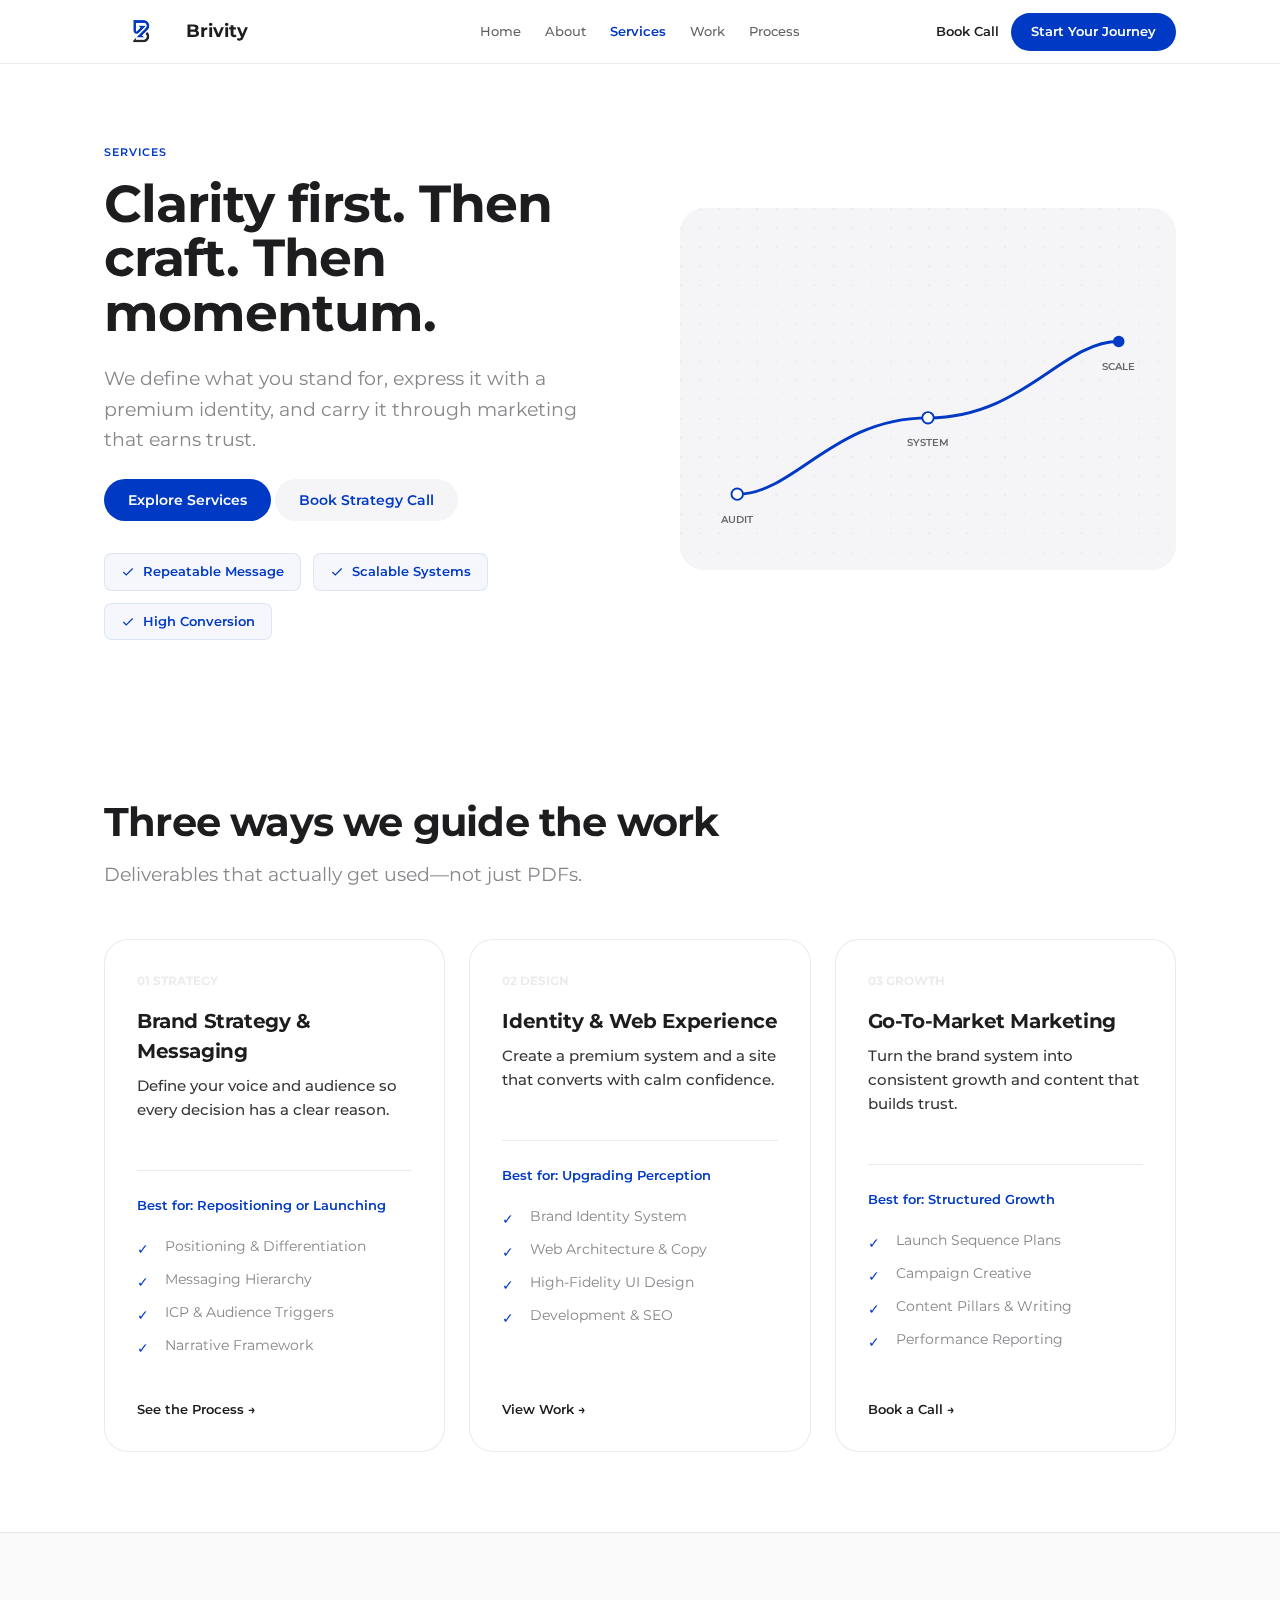
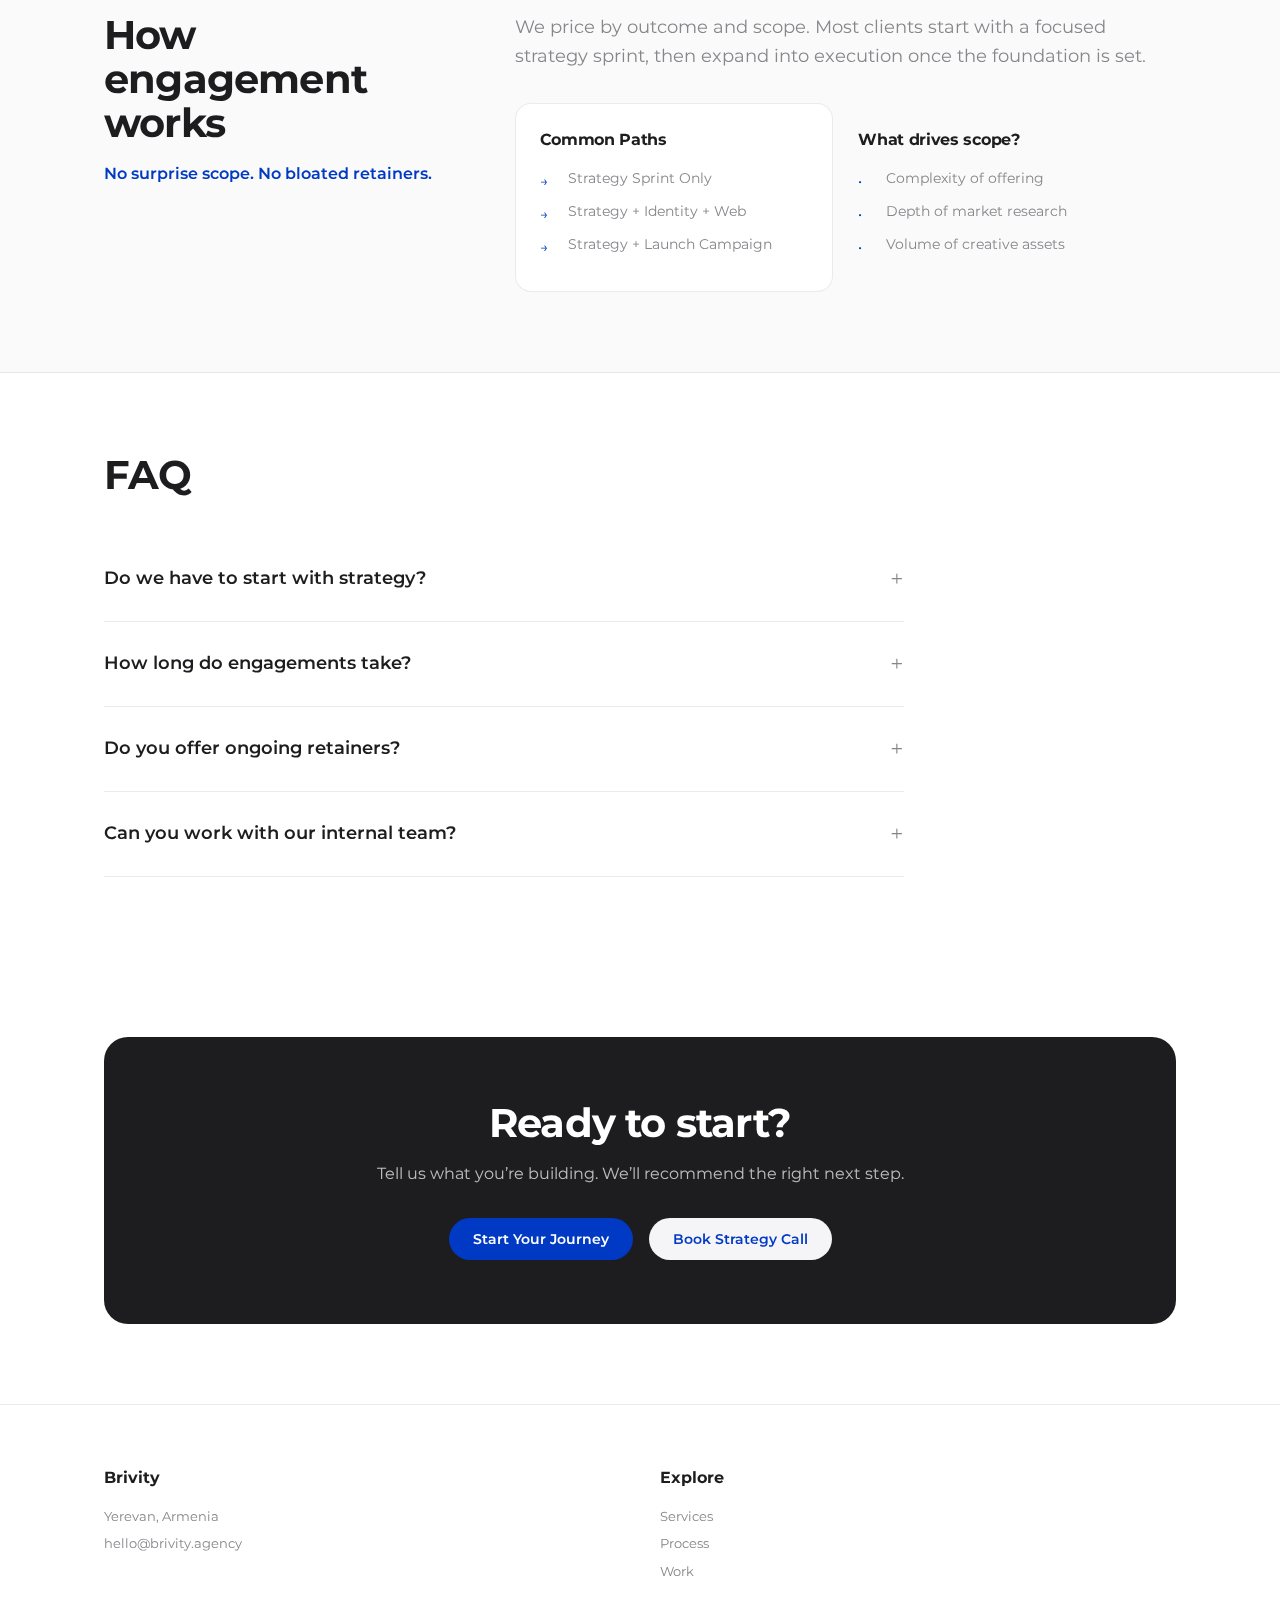
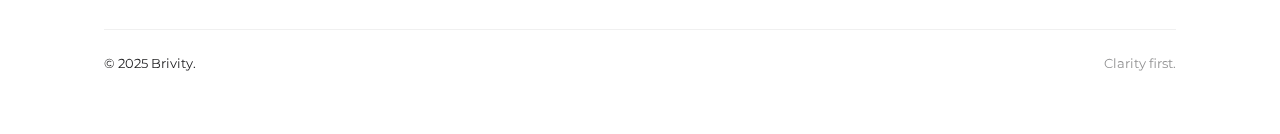
<file: services.html>
<!doctype html>
<html lang="en">
<head>
  <meta charset="utf-8" />
  <meta name="viewport" content="width=device-width,initial-scale=1,viewport-fit=cover" />
  <title>Services — Brivity | Strategy-Led Branding</title>
  <meta name="description" content="Brand strategy, identity systems, and go-to-market marketing. Built for clarity, craft, and lasting impact." />

  <link rel="preconnect" href="https://fonts.googleapis.com" />
  <link rel="preconnect" href="https://fonts.gstatic.com" crossorigin />
  <link href="https://fonts.googleapis.com/css2?family=Montserrat:wght@400;500;600;700&display=swap" rel="stylesheet" />
  <link rel="stylesheet" href="styles.css" />

  <style>
    /* --- SHARED SYSTEM --- */
    :root {
      --c-primary: #0039C3;
      --c-primary-hover: #002a94;
      --c-dark: #1d1d1f;
      --c-gray: #86868b;
      --c-light-gray: #f5f5f7;
      --c-border: rgba(0,0,0,0.08);
      --c-bg: #ffffff;
      --c-glass: rgba(255, 255, 255, 0.8);
      
      --font-body: 'Montserrat', sans-serif;
      --ease: cubic-bezier(0.42, 0, 0.58, 1);
      
      --r-card: 24px;
      --r-btn: 999px;
    }

    * { box-sizing: border-box; margin: 0; padding: 0; }
    
    body {
      font-family: var(--font-body);
      color: var(--c-dark);
      background: var(--c-bg);
      line-height: 1.5;
      -webkit-font-smoothing: antialiased;
    }

    .container {
      max-width: 1120px;
      margin: 0 auto;
      padding: 0 24px;
    }

    a { text-decoration: none; transition: all 0.2s var(--ease); }
    ul { list-style: none; }

    /* --- TYPOGRAPHY --- */
    h1, h2, h3, h4 { font-weight: 700; letter-spacing: -0.02em; color: var(--c-dark); }
    h1 { font-size: 52px; line-height: 1.05; margin-bottom: 24px; }
    h2 { font-size: 40px; line-height: 1.1; margin-bottom: 16px; }
    h3 { font-size: 20px; margin-bottom: 8px; }
    p { font-size: 16px; line-height: 1.6; color: var(--c-gray); }
    
    .eyebrow {
      font-size: 11px; font-weight: 600; text-transform: uppercase; letter-spacing: 0.08em; color: var(--c-primary); margin-bottom: 16px; display: block;
    }
    
    .subhead { font-size: 19px; max-width: 600px; margin-bottom: 40px; }

    /* Buttons */
    .btn {
      display: inline-flex; align-items: center; justify-content: center; padding: 0 24px; height: 42px;
      border-radius: var(--r-btn); font-size: 14px; font-weight: 600; cursor: pointer;
    }
    .btn-primary { background: var(--c-primary); color: #fff; }
    .btn-primary:hover { background: var(--c-primary-hover); transform: translateY(-1px); }
    .btn-secondary { background: var(--c-light-gray); color: var(--c-primary); }
    .btn-secondary:hover { background: #eaeaec; }

    /* --- HERO --- */
    .hero { padding: 80px 0; }
    .hero-grid { display: grid; grid-template-columns: 1fr; gap: 48px; align-items: center; }
    @media(min-width: 900px) { .hero-grid { grid-template-columns: 1fr 1fr; gap: 80px; } }
    
    .hero-badges { display: flex; flex-wrap: wrap; gap: 12px; margin-top: 32px; }
    .badge {
      display: inline-flex; align-items: center; gap: 8px;
      padding: 8px 16px; background: rgba(0, 57, 195, 0.04);
      border-radius: 8px; border: 1px solid rgba(0, 57, 195, 0.1);
    }
    .badge-v { font-size: 13px; font-weight: 600; color: var(--c-primary); }

    /* --- SERVICES GRID --- */
    .section { padding: 80px 0; }
    .section-tint { background: #fafafa; border-top: 1px solid var(--c-border); border-bottom: 1px solid var(--c-border); }
    
    .grid-3 { display: grid; gap: 24px; grid-template-columns: 1fr; }
    @media(min-width: 900px) { .grid-3 { grid-template-columns: repeat(3, 1fr); } }

    .service-card {
      background: #fff; border: 1px solid var(--c-border); border-radius: var(--r-card);
      padding: 32px; display: flex; flex-direction: column; height: 100%;
      transition: transform 0.3s var(--ease), box-shadow 0.3s var(--ease);
    }
    .service-card:hover { transform: translateY(-4px); box-shadow: 0 12px 32px rgba(0,0,0,0.06); }

    .service-tag {
      font-size: 12px; font-weight: 700; color: var(--c-border); margin-bottom: 16px; display: block;
    }
    .service-lead { font-size: 15px; color: var(--c-dark); font-weight: 500; margin-bottom: 24px; opacity: 0.9; }
    .service-body { flex: 1; border-top: 1px solid var(--c-border); padding-top: 24px; margin-top: 24px; }
    .service-body .meta { font-size: 13px; margin-bottom: 20px; color: var(--c-primary); font-weight: 600; }

    .list li {
      display: flex; gap: 12px; font-size: 14px; margin-bottom: 12px; align-items: flex-start; color: var(--c-gray);
    }
    .list .icon {
      width: 16px; height: 16px; color: var(--c-primary); flex-shrink: 0; margin-top: 3px;
    }

    .service-foot { margin-top: 32px; display: flex; flex-direction: column; gap: 12px; }
    .link-arrow {
      font-size: 13px; font-weight: 600; color: var(--c-dark); display: inline-flex; align-items: center; gap: 6px;
    }
    .link-arrow:hover { gap: 10px; color: var(--c-primary); }

    /* --- PRICING / SPLIT --- */
    .split { display: grid; gap: 40px; }
    @media(min-width: 900px) { .split { grid-template-columns: 1fr 2fr; gap: 80px; } }
    .split-aside { height: fit-content; }
    
    .grid-2 { display: grid; gap: 24px; margin-top: 32px; }
    @media(min-width: 600px) { .grid-2 { grid-template-columns: 1fr 1fr; } }
    
    .panel { background: #fff; padding: 24px; border-radius: 16px; border: 1px solid var(--c-border); }
    .panel--muted { background: transparent; border: 1px solid transparent; padding-left: 0; }
    
    /* --- FAQ --- */
    .faq { margin-top: 40px; max-width: 800px; }
    .faq-item {
      border-bottom: 1px solid var(--c-border); padding: 24px 0;
    }
    .faq-item summary {
      list-style: none; font-weight: 600; cursor: pointer; font-size: 18px;
      display: flex; justify-content: space-between; align-items: center;
    }
    .faq-item summary::-webkit-details-marker { display: none; }
    .faq-item summary::after {
      content: '+'; font-size: 24px; font-weight: 300; color: var(--c-gray);
    }
    .faq-item[open] summary::after { content: '−'; }
    .faq-body { margin-top: 16px; font-size: 15px; color: var(--c-gray); max-width: 90%; }

    /* --- CTA --- */
    .cta-panel {
      background: var(--c-dark); border-radius: var(--r-card); padding: 64px 32px;
      text-align: center; color: #fff;
    }
    .cta-panel h2 { color: #fff; }
    .cta-panel p { color: rgba(255,255,255,0.7); }
    .cta-actions { margin-top: 32px; display: flex; justify-content: center; gap: 16px; }

    /* Footer */
    .site-footer { padding: 60px 0; border-top: 1px solid var(--c-border); font-size: 13px; }
    .footer-grid { display: grid; grid-template-columns: repeat(auto-fit, minmax(200px, 1fr)); gap: 40px; }
    .footer-title { font-weight: 700; color: var(--c-dark); margin-bottom: 16px; }
    .footer-link { color: var(--c-gray); display: block; margin-bottom: 8px; }
    .footer-link:hover { color: var(--c-primary); }

  </style>
</head>

<body>

  <header class="site-header">
    <div class="container header-inner">
      <a class="brand" href="index.html" aria-label="Brivity home">
        <img class="brand-logo" src="b0090fda-5db8-4da2-a4d9-ddd69eae7492.png" alt="" width="24" height="24" />
        <span>Brivity</span>
      </a>

      <nav class="nav">
        <a href="index.html">Home</a>
        <a href="about.html">About</a>
        <a href="services.html" class="active">Services</a>
        <a href="work.html">Work</a>
        <a href="process.html">Process</a>
      </nav>

      <div class="nav-actions">
        <a href="contact.html#book" style="font-size:13px; font-weight:600; color:var(--c-dark);">Book Call</a>
        <a class="btn btn-primary" href="contact.html">Start Your Journey</a>
      </div>
      <button class="menu-btn" id="hamburger" aria-label="Toggle menu" aria-expanded="false" aria-controls="mobilePanel">
        <svg width="24" height="24" fill="none" stroke="currentColor" stroke-width="2"><path d="M4 12h16M4 6h16M4 18h16"/></svg>
      </button>
    </div>
    <div id="mobilePanel" class="mobile-panel" aria-expanded="false">
      <a href="index.html">Home</a>
      <a href="about.html">About</a>
      <a href="services.html">Services</a>
      <a href="work.html">Work</a>
      <a href="process.html">Process</a>
      <a href="contact.html">Contact</a>
      <div style="margin-top: auto; padding-bottom: 40px;">
        <a href="contact.html" class="btn btn-primary" style="width:100%;">Start Your Journey</a>
      </div>
    </div>
  </header>

  <main>
    <section class="hero">
      <div class="container hero-grid">
        <div class="hero-copy">
          <span class="eyebrow">Services</span>
          <h1>Clarity first. Then craft. Then momentum.</h1>
          <p class="subhead" style="margin-bottom: 24px;">We define what you stand for, express it with a premium identity, and carry it through marketing that earns trust.</p>
          
          <div class="hero-actions" style="margin-bottom: 32px;">
             <a class="btn btn-primary" href="#services">Explore Services</a>
             <a class="btn btn-secondary" href="contact.html">Book Strategy Call</a>
          </div>

          <div class="hero-badges">
            <div class="badge">
              <svg width="14" height="14" fill="none" stroke="#0039C3" stroke-width="2" viewBox="0 0 24 24"><path d="M20 6L9 17l-5-5"/></svg>
              <span class="badge-v">Repeatable Message</span>
            </div>
            <div class="badge">
              <svg width="14" height="14" fill="none" stroke="#0039C3" stroke-width="2" viewBox="0 0 24 24"><path d="M20 6L9 17l-5-5"/></svg>
              <span class="badge-v">Scalable Systems</span>
            </div>
            <div class="badge">
              <svg width="14" height="14" fill="none" stroke="#0039C3" stroke-width="2" viewBox="0 0 24 24"><path d="M20 6L9 17l-5-5"/></svg>
              <span class="badge-v">High Conversion</span>
            </div>
          </div>
        </div>

        <div class="hero-visual">
          <svg viewBox="0 0 520 380" fill="none" style="width:100%; border-radius:24px; background:#f5f5f7;">
            <pattern id="dotGrid" width="20" height="20" patternUnits="userSpaceOnUse">
              <circle cx="1" cy="1" r="1" fill="#000" fill-opacity="0.05"/>
            </pattern>
            <rect width="520" height="380" fill="url(#dotGrid)" />

            <path d="M60 300 C 120 300, 160 220, 260 220 C 360 220, 400 140, 460 140" stroke="#0039C3" stroke-width="3" stroke-linecap="round"/>
            
            <g>
              <circle cx="60" cy="300" r="6" fill="#fff" stroke="#0039C3" stroke-width="2"/>
              <text x="60" y="330" font-family="Montserrat" font-size="10" fill="#666" text-anchor="middle" font-weight="600">AUDIT</text>
            </g>
            <g>
              <circle cx="260" cy="220" r="6" fill="#fff" stroke="#0039C3" stroke-width="2"/>
              <text x="260" y="250" font-family="Montserrat" font-size="10" fill="#666" text-anchor="middle" font-weight="600">SYSTEM</text>
            </g>
            <g>
              <circle cx="460" cy="140" r="6" fill="#0039C3"/>
              <text x="460" y="170" font-family="Montserrat" font-size="10" fill="#666" text-anchor="middle" font-weight="600">SCALE</text>
            </g>
          </svg>
        </div>
      </div>
    </section>

    <section class="section" id="services">
      <div class="container">
        <div class="section-head" style="margin-bottom:48px;">
          <h2>Three ways we guide the work</h2>
          <p class="subhead">Deliverables that actually get used—not just PDFs.</p>
        </div>

        <div class="grid-3">
          <article class="service-card">
            <span class="service-tag">01 STRATEGY</span>
            <h3>Brand Strategy & Messaging</h3>
            <p class="service-lead">Define your voice and audience so every decision has a clear reason.</p>
            
            <div class="service-body">
              <p class="meta">Best for: Repositioning or Launching</p>
              <ul class="list">
                <li><span class="icon">✓</span> Positioning & Differentiation</li>
                <li><span class="icon">✓</span> Messaging Hierarchy</li>
                <li><span class="icon">✓</span> ICP & Audience Triggers</li>
                <li><span class="icon">✓</span> Narrative Framework</li>
              </ul>
            </div>
            <div class="service-foot">
              <a href="process.html" class="link-arrow">See the Process →</a>
            </div>
          </article>

          <article class="service-card">
            <span class="service-tag">02 DESIGN</span>
            <h3>Identity & Web Experience</h3>
            <p class="service-lead">Create a premium system and a site that converts with calm confidence.</p>
            
            <div class="service-body">
              <p class="meta">Best for: Upgrading Perception</p>
              <ul class="list">
                <li><span class="icon">✓</span> Brand Identity System</li>
                <li><span class="icon">✓</span> Web Architecture & Copy</li>
                <li><span class="icon">✓</span> High-Fidelity UI Design</li>
                <li><span class="icon">✓</span> Development & SEO</li>
              </ul>
            </div>
            <div class="service-foot">
              <a href="work.html" class="link-arrow">View Work →</a>
            </div>
          </article>

          <article class="service-card">
            <span class="service-tag">03 GROWTH</span>
            <h3>Go-To-Market Marketing</h3>
            <p class="service-lead">Turn the brand system into consistent growth and content that builds trust.</p>
            
            <div class="service-body">
              <p class="meta">Best for: Structured Growth</p>
              <ul class="list">
                <li><span class="icon">✓</span> Launch Sequence Plans</li>
                <li><span class="icon">✓</span> Campaign Creative</li>
                <li><span class="icon">✓</span> Content Pillars & Writing</li>
                <li><span class="icon">✓</span> Performance Reporting</li>
              </ul>
            </div>
            <div class="service-foot">
              <a href="contact.html" class="link-arrow">Book a Call →</a>
            </div>
          </article>
        </div>
      </div>
    </section>

    <section class="section section-tint">
      <div class="container">
        <div class="split">
          <div class="split-aside">
            <h2>How engagement works</h2>
            <p style="font-weight:600; color:var(--c-primary);">No surprise scope. No bloated retainers.</p>
          </div>
          <div class="split-main">
            <p style="font-size:18px; margin-bottom:24px;">We price by outcome and scope. Most clients start with a focused strategy sprint, then expand into execution once the foundation is set.</p>
            
            <div class="grid-2">
              <div class="panel">
                <h4>Common Paths</h4>
                <ul class="list" style="margin-top:16px;">
                  <li><span class="icon">→</span> Strategy Sprint Only</li>
                  <li><span class="icon">→</span> Strategy + Identity + Web</li>
                  <li><span class="icon">→</span> Strategy + Launch Campaign</li>
                </ul>
              </div>
              <div class="panel panel--muted">
                <h4>What drives scope?</h4>
                <ul class="list" style="margin-top:16px;">
                  <li><span class="icon">•</span> Complexity of offering</li>
                  <li><span class="icon">•</span> Depth of market research</li>
                  <li><span class="icon">•</span> Volume of creative assets</li>
                </ul>
              </div>
            </div>
          </div>
        </div>
      </div>
    </section>

    <section class="section">
      <div class="container">
        <h2>FAQ</h2>
        <div class="faq">
          <details class="faq-item">
            <summary>Do we have to start with strategy?</summary>
            <div class="faq-body">Not always. If you have strong positioning, we can validate it quickly and move straight to execution. But we never skip the validation.</div>
          </details>
          <details class="faq-item">
            <summary>How long do engagements take?</summary>
            <div class="faq-body">Strategy sprints take 2-3 weeks. Full identity and web builds typically range from 6-10 weeks depending on complexity.</div>
          </details>
          <details class="faq-item">
            <summary>Do you offer ongoing retainers?</summary>
            <div class="faq-body">Yes, for clients who need consistent campaign management and content creation. We prefer retainers with clear deliverables, not just "hours."</div>
          </details>
          <details class="faq-item">
            <summary>Can you work with our internal team?</summary>
            <div class="faq-body">Absolutely. We often partner with in-house marketing leads and developers. We define roles early to keep momentum high.</div>
          </details>
        </div>
      </div>
    </section>

    <section class="section">
      <div class="container">
        <div class="cta-panel">
          <h2>Ready to start?</h2>
          <p>Tell us what you’re building. We’ll recommend the right next step.</p>
          <div class="cta-actions">
            <a class="btn btn-primary" href="contact.html">Start Your Journey</a>
            <a class="btn btn-secondary" href="contact.html#book">Book Strategy Call</a>
          </div>
        </div>
      </div>
    </section>
  </main>

  <footer class="site-footer">
    <div class="container">
      <div class="footer-grid">
        <div>
          <p class="footer-title">Brivity</p>
          <span class="footer-link">Yerevan, Armenia</span>
          <a class="footer-link" href="mailto:hello@brivity.agency">hello@brivity.agency</a>
        </div>
        <div>
          <p class="footer-title">Explore</p>
          <a class="footer-link" href="services.html">Services</a>
          <a class="footer-link" href="process.html">Process</a>
          <a class="footer-link" href="work.html">Work</a>
        </div>
      </div>
      <div style="border-top:1px solid #f0f0f0; padding-top:24px; display:flex; justify-content:space-between; margin-top:40px;">
        <span>© 2025 Brivity.</span>
        <span style="opacity:0.5">Clarity first.</span>
      </div>
    </div>
  </footer>

  <script>
    const btn = document.getElementById('hamburger');
    const panel = document.getElementById('mobilePanel');

    if (btn && panel) {
      const setMenuState = (open) => {
        panel.setAttribute('aria-expanded', open ? 'true' : 'false');
        btn.setAttribute('aria-expanded', open ? 'true' : 'false');
        btn.innerHTML = open
          ? '<svg width="24" height="24" fill="none" stroke="currentColor" stroke-width="2"><path d="M6 18L18 6M6 6l12 12"/></svg>'
          : '<svg width="24" height="24" fill="none" stroke="currentColor" stroke-width="2"><path d="M4 12h16M4 6h16M4 18h16"/></svg>';
        document.body.classList.toggle('nav-open', open);
      };

      btn.addEventListener('click', () => {
        const isOpen = panel.getAttribute('aria-expanded') === 'true';
        setMenuState(!isOpen);
      });

      panel.querySelectorAll('a').forEach((link) => {
        link.addEventListener('click', () => setMenuState(false));
      });
    }
  </script>
</body>
</html>
</file>
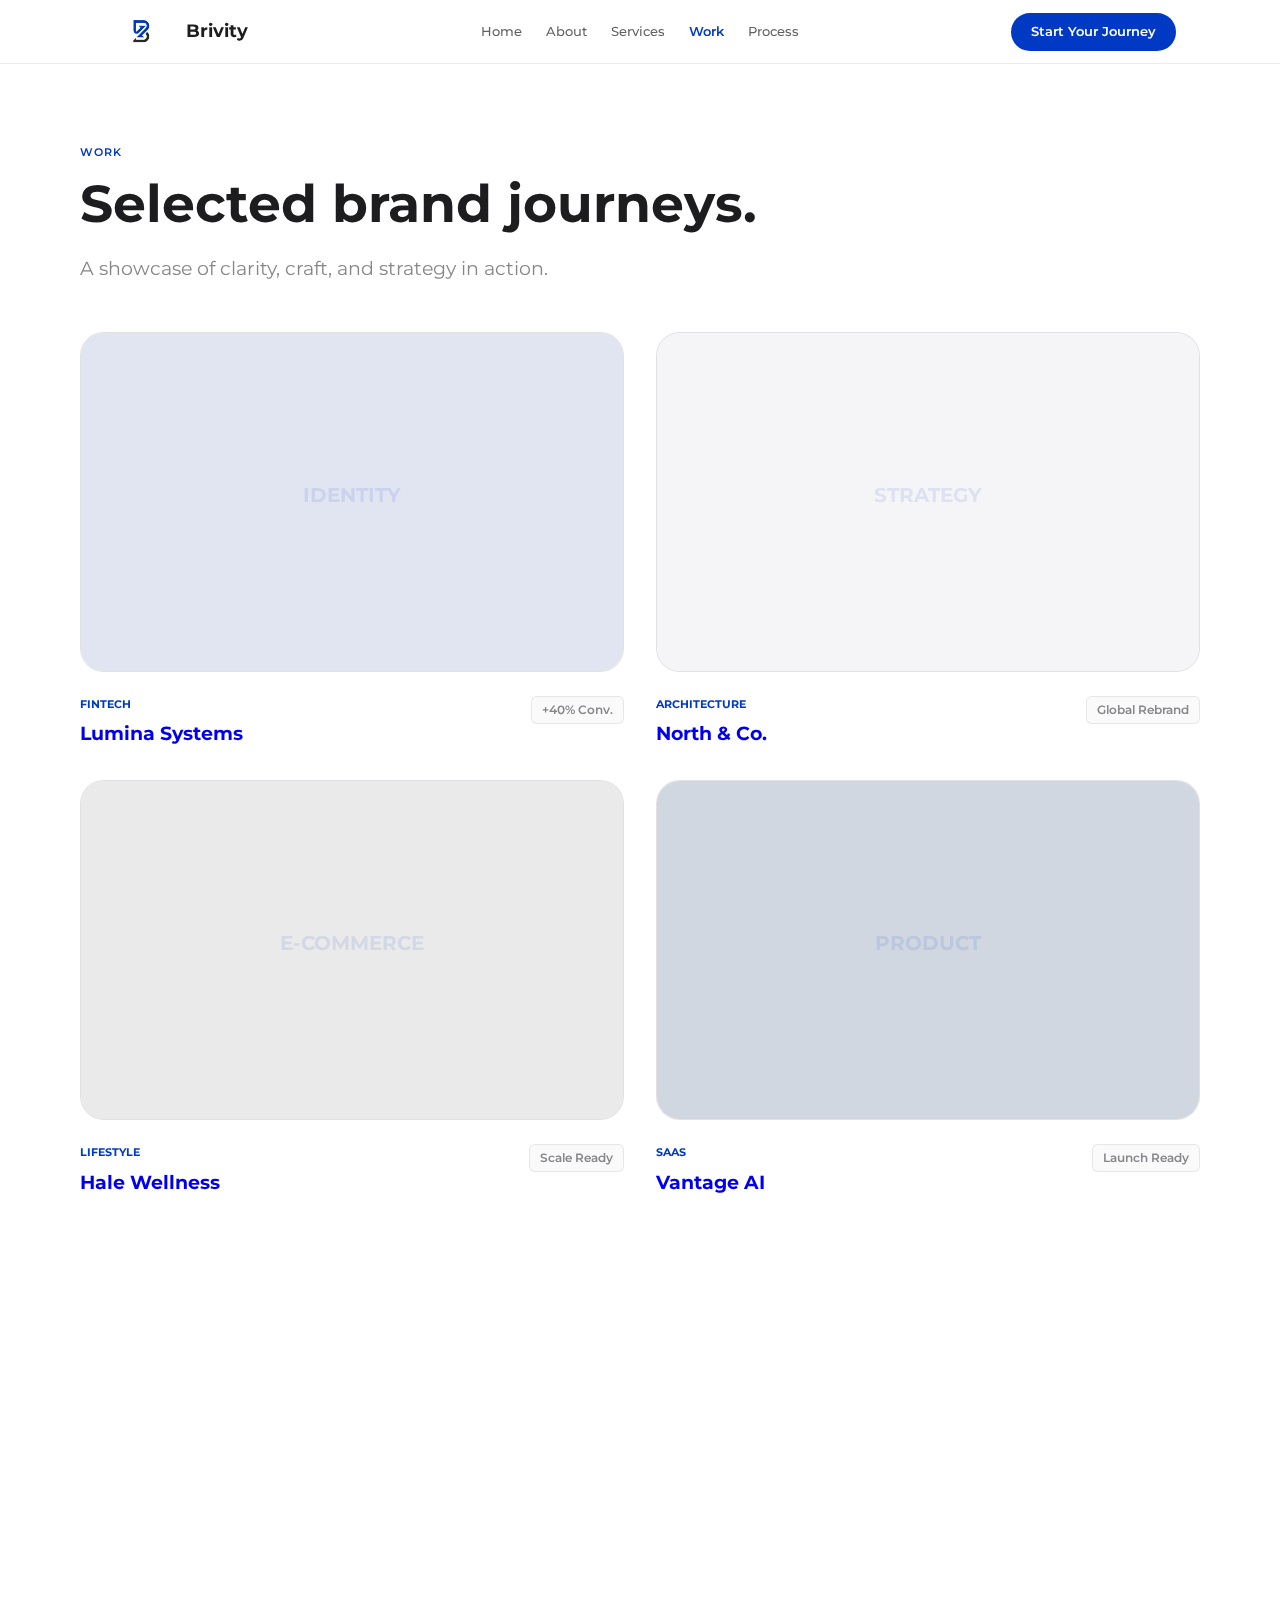
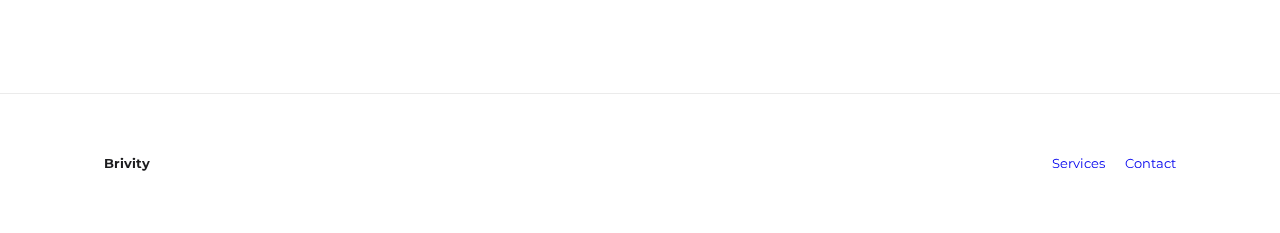
<file: work.html>
<!doctype html>
<html lang="en">
<head>
  <meta charset="utf-8" />
  <meta name="viewport" content="width=device-width,initial-scale=1,viewport-fit=cover" />
  <title>Selected Work — Brivity</title>
  <link rel="preconnect" href="https://fonts.googleapis.com" />
  <link rel="preconnect" href="https://fonts.gstatic.com" crossorigin />
  <link href="https://fonts.googleapis.com/css2?family=Montserrat:wght@400;500;600;700&display=swap" rel="stylesheet" />
  <link rel="stylesheet" href="styles.css" />

  <style>
    :root {
      --c-primary: #0039C3;
      --c-primary-hover: #002a94;
      --c-dark: #1d1d1f;
      --c-gray: #86868b;
      --c-light-gray: #f5f5f7;
      --c-border: rgba(0,0,0,0.08);
      --c-bg: #ffffff;
      --c-glass: rgba(255, 255, 255, 0.8);
      --font-body: 'Montserrat', sans-serif;
      --ease: cubic-bezier(0.42, 0, 0.58, 1);
      --r-card: 24px;
      --r-btn: 999px;
    }

    * { box-sizing: border-box; margin: 0; padding: 0; }
    body { font-family: var(--font-body); color: var(--c-dark); background: var(--c-bg); line-height: 1.5; -webkit-font-smoothing: antialiased; }
    .container { max-width: 1120px; margin: 0 auto; padding: 0 24px; }
    a { text-decoration: none; transition: 0.2s var(--ease); }

    /* WORK SECTION */
    .section { padding: 80px 0; }
    h1 { font-size: 52px; line-height: 1.05; margin-bottom: 24px; font-weight: 700; }
    .eyebrow { font-size: 11px; font-weight: 600; text-transform: uppercase; letter-spacing: 0.1em; color: var(--c-primary); margin-bottom: 16px; display: block; }
    
    .work-grid { display: grid; grid-template-columns: 1fr; gap: 48px; margin: 48px 0; }
    @media(min-width: 768px) { .work-grid { grid-template-columns: repeat(2, 1fr); gap: 32px; } }

    .project-card { display: flex; flex-direction: column; }
    .project-image { width: 100%; aspect-ratio: 16/10; background: var(--c-light-gray); border-radius: var(--r-card); overflow: hidden; position: relative; margin-bottom: 24px; border: 1px solid var(--c-border); transition: 0.4s; }
    .project-card:hover .project-image { transform: scale(0.98); }
    .project-category { font-size: 11px; font-weight: 700; color: var(--c-primary); text-transform: uppercase; margin-bottom: 8px; display: block; }
    .project-meta { display: flex; justify-content: space-between; align-items: flex-start; }
    .project-result { font-size: 12px; font-weight: 600; color: var(--c-gray); background: #fafafa; padding: 4px 10px; border-radius: 6px; border: 1px solid var(--c-border); }

    /* BUTTONS */
    .btn { display: inline-flex; align-items: center; justify-content: center; padding: 0 32px; height: 52px; border-radius: var(--r-btn); font-size: 15px; font-weight: 600; cursor: pointer; border: none; transition: 0.2s; }
    .btn-primary { background: var(--c-primary); color: #fff; }
    .btn-primary:hover { background: var(--c-primary-hover); transform: translateY(-2px); }

    /* CTA PANEL */
    .cta-panel { background: var(--c-dark); border-radius: var(--r-card); padding: 80px 32px; text-align: center; color: #fff; margin-top: 40px; }
    .cta-panel h2 { font-size: 40px; color: #fff; margin-bottom: 16px; }
    .cta-panel p { color: rgba(255,255,255,0.7); max-width: 500px; margin: 0 auto 32px auto; }

    /* FOOTER */
    .site-footer { padding: 60px 0; border-top: 1px solid var(--c-border); font-size: 13px; color: var(--c-gray); }

    [data-animate="reveal"] { opacity: 0; transform: translateY(20px); transition: 0.6s var(--ease); }
    [data-animate="reveal"].is-visible { opacity: 1; transform: translateY(0); }
  </style>
</head>

<body>
  <header class="site-header">
    <div class="container header-inner">
      <a class="brand" href="index.html" aria-label="Brivity home">
        <img class="brand-logo" src="b0090fda-5db8-4da2-a4d9-ddd69eae7492.png" alt="" width="24" height="24" />
        <span>Brivity</span>
      </a>
      <nav class="nav">
        <a href="index.html">Home</a>
        <a href="about.html">About</a>
        <a href="services.html">Services</a>
        <a href="work.html" class="active">Work</a>
        <a href="process.html">Process</a>
      </nav>
      <div class="nav-actions">
        <a class="btn btn-primary" href="contact.html">Start Your Journey</a>
      </div>
      <button class="menu-btn" id="hamburger" aria-label="Toggle menu" aria-expanded="false" aria-controls="mobilePanel">
        <svg width="24" height="24" fill="none" stroke="currentColor" stroke-width="2"><path d="M4 12h16M4 6h16M4 18h16"/></svg>
      </button>
    </div>
    <div id="mobilePanel" class="mobile-panel" aria-expanded="false">
      <a href="index.html">Home</a>
      <a href="about.html">About</a>
      <a href="services.html">Services</a>
      <a href="work.html">Work</a>
      <a href="contact.html">Contact</a>
      <div style="margin-top: auto; padding-bottom: 40px;">
        <a href="contact.html" class="btn btn-primary" style="width:100%;">Start Your Journey</a>
      </div>
    </div>
  </header>

  <main class="container section">
    <div style="max-width: 700px;" data-animate="reveal">
      <span class="eyebrow">Work</span>
      <h1>Selected brand journeys.</h1>
      <p style="font-size: 19px; color: var(--c-gray); margin-bottom: 32px;">A showcase of clarity, craft, and strategy in action.</p>
    </div>

    <div class="work-grid">
      <a href="case-study-1.html" class="project-card" data-animate="reveal">
        <div class="project-image">
          <svg width="100%" height="100%"><rect width="100%" height="100%" fill="#E1E5F2" /><text x="50%" y="50%" text-anchor="middle" font-weight="700" font-size="20" fill="#0039C3" fill-opacity="0.1">IDENTITY</text></svg>
        </div>
        <div class="project-meta">
          <div><span class="project-category">Fintech</span><h3>Lumina Systems</h3></div>
          <div class="project-result">+40% Conv.</div>
        </div>
      </a>
      <a href="case-study-2.html" class="project-card" data-animate="reveal">
        <div class="project-image">
          <svg width="100%" height="100%"><rect width="100%" height="100%" fill="#F5F5F7" /><text x="50%" y="50%" text-anchor="middle" font-weight="700" font-size="20" fill="#0039C3" fill-opacity="0.1">STRATEGY</text></svg>
        </div>
        <div class="project-meta">
          <div><span class="project-category">Architecture</span><h3>North & Co.</h3></div>
          <div class="project-result">Global Rebrand</div>
        </div>
      </a>
      <a href="case-study-3.html" class="project-card" data-animate="reveal">
        <div class="project-image">
          <svg width="100%" height="100%"><rect width="100%" height="100%" fill="#EAEAEA" /><text x="50%" y="50%" text-anchor="middle" font-weight="700" font-size="20" fill="#0039C3" fill-opacity="0.1">E-COMMERCE</text></svg>
        </div>
        <div class="project-meta">
          <div><span class="project-category">Lifestyle</span><h3>Hale Wellness</h3></div>
          <div class="project-result">Scale Ready</div>
        </div>
      </a>
      <a href="case-study-4.html" class="project-card" data-animate="reveal">
        <div class="project-image">
          <svg width="100%" height="100%"><rect width="100%" height="100%" fill="#D0D7E1" /><text x="50%" y="50%" text-anchor="middle" font-weight="700" font-size="20" fill="#0039C3" fill-opacity="0.1">PRODUCT</text></svg>
        </div>
        <div class="project-meta">
          <div><span class="project-category">SaaS</span><h3>Vantage AI</h3></div>
          <div class="project-result">Launch Ready</div>
        </div>
      </a>
    </div>

    <section class="cta-panel" data-animate="reveal">
      <h2>Your brand is next.</h2>
      <p>Let’s build a system that defines your future and guides your growth with clarity.</p>
      <a class="btn btn-primary" href="contact.html">Start Your Journey</a>
    </section>
  </main>

  <footer class="site-footer">
    <div class="container" style="display:flex; justify-content:space-between; align-items:center;">
      <span style="font-weight:700; color:var(--c-dark);">Brivity</span>
      <div style="display:flex; gap:20px;">
        <a href="services.html">Services</a>
        <a href="contact.html">Contact</a>
      </div>
    </div>
  </footer>

  <script>
    document.addEventListener('DOMContentLoaded', () => {
      const btn = document.getElementById('hamburger');
      const panel = document.getElementById('mobilePanel');

      if (btn && panel) {
        const setMenuState = (open) => {
          panel.setAttribute('aria-expanded', open ? 'true' : 'false');
          btn.setAttribute('aria-expanded', open ? 'true' : 'false');
          btn.innerHTML = open
            ? '<svg width="24" height="24" fill="none" stroke="currentColor" stroke-width="2"><path d="M6 18L18 6M6 6l12 12"/></svg>'
            : '<svg width="24" height="24" fill="none" stroke="currentColor" stroke-width="2"><path d="M4 12h16M4 6h16M4 18h16"/></svg>';
          document.body.classList.toggle('nav-open', open);
        };

        btn.addEventListener('click', () => {
          const isOpen = panel.getAttribute('aria-expanded') === 'true';
          setMenuState(!isOpen);
        });

        panel.querySelectorAll('a').forEach((link) => {
          link.addEventListener('click', () => setMenuState(false));
        });
      }

      const obs = new IntersectionObserver((es) => {
        es.forEach(e => { if (e.isIntersecting) e.target.classList.add('is-visible'); });
      }, { threshold: 0.1 });
      document.querySelectorAll('[data-animate="reveal"]').forEach(el => obs.observe(el));
    });
  </script>
</body>
</html>
</file>
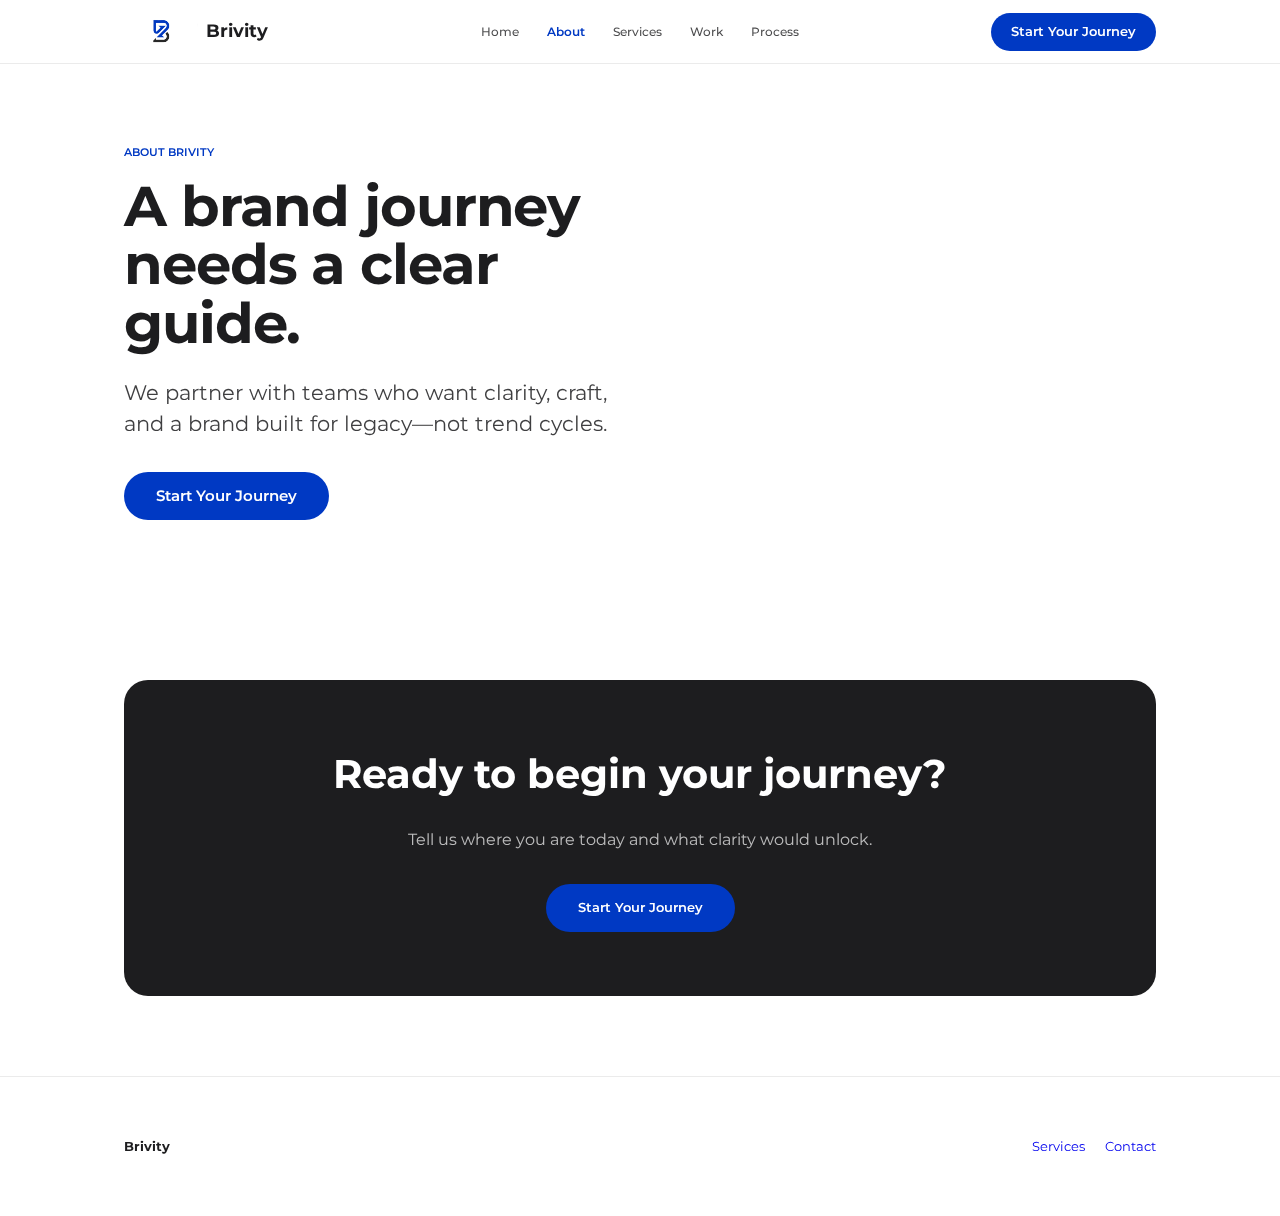
<file: Brivity-site/about.html>
<!doctype html>
<html lang="en">
<head>
  <meta charset="utf-8" />
  <meta name="viewport" content="width=device-width,initial-scale=1,viewport-fit=cover" />
  <title>About Brivity — Strategic Guide for Brand Journeys</title>
  <meta name="description" content="Brivity partners with growing teams to define identity, sharpen messaging, and build marketing that compounds. Strategy first. Craft always." />
  
  <link rel="preconnect" href="https://fonts.googleapis.com" />
  <link rel="preconnect" href="https://fonts.gstatic.com" crossorigin />
  <link href="https://fonts.googleapis.com/css2?family=Montserrat:wght@400;500;600;700&display=swap" rel="stylesheet" />
  <link rel="stylesheet" href="styles.css" />

  <style>
    /* --- SHARED SYSTEM --- */
    :root {
      --c-primary: #0039C3;
      --c-primary-hover: #002a94;
      --c-dark: #1d1d1f;
      --c-gray: #86868b;
      --c-bg: #ffffff;
      --c-glass: rgba(255, 255, 255, 0.72);
      --c-glass-border: rgba(0, 0, 0, 0.08);
      --font-body: 'Montserrat', sans-serif;
      --ease-apple: cubic-bezier(0.42, 0, 0.58, 1);
      --r-card: 24px;
      --r-btn: 999px;
      --nav-gap: 28px;
      --nav-font-size: 12px;
      --nav-link-opacity: 0.8;
    }

    * { box-sizing: border-box; margin: 0; padding: 0; }
    
    body {
      font-family: var(--font-body);
      color: var(--c-dark);
      background: var(--c-bg);
      line-height: 1.5;
      -webkit-font-smoothing: antialiased;
    }

    .container { max-width: 1080px; margin: 0 auto; padding: 0 24px; }
    a { text-decoration: none; transition: all 0.2s var(--ease-apple); }
    
    /* --- TYPOGRAPHY --- */
    h1 { font-size: 56px; line-height: 1.05; margin-bottom: 24px; font-weight: 700; letter-spacing: -0.02em; }
    h2 { font-size: 40px; font-weight: 700; }
    .eyebrow { font-size: 11px; font-weight: 600; text-transform: uppercase; color: var(--c-primary); margin-bottom: 16px; display: block; }

    /* --- BUTTONS --- */
    .btn { display: inline-flex; align-items: center; justify-content: center; padding: 0 20px; height: 38px; border-radius: var(--r-btn); font-size: 13px; font-weight: 600; cursor: pointer; border: none; }
    .btn-primary { background: var(--c-primary); color: #fff; }

    /* --- SECTIONS --- */
    .hero { padding: 80px 0; }
    .hero-grid { display: grid; grid-template-columns: 1fr; gap: 48px; align-items: center; }
    @media(min-width: 900px) { .hero-grid { grid-template-columns: 1fr 1fr; gap: 64px; } }
    
    .section { padding: 80px 0; }
    .cta-panel { background: var(--c-dark); border-radius: var(--r-card); padding: 64px 32px; text-align: center; color: #fff; }
    .site-footer { padding: 60px 0; border-top: 1px solid var(--c-glass-border); font-size: 13px; color: var(--c-gray); }
  </style>
</head>

<body>
  <header class="site-header">
    <div class="container header-inner">
      <a class="brand" href="index.html" aria-label="Brivity home">
        <img class="brand-logo" src="b0090fda-5db8-4da2-a4d9-ddd69eae7492.png" alt="" width="24" height="24" />
        <span>Brivity</span>
      </a>

      <nav class="nav">
        <a href="index.html">Home</a>
        <a href="about.html" class="active">About</a>
        <a href="services.html">Services</a>
        <a href="work.html">Work</a>
        <a href="process.html">Process</a>
      </nav>

      <div class="nav-actions">
        <a class="btn btn-primary" href="contact.html">Start Your Journey</a>
      </div>
      
      <button class="menu-btn" id="hamburger" aria-label="Toggle menu" aria-expanded="false" aria-controls="mobilePanel">
        <svg width="24" height="24" fill="none" stroke="currentColor" stroke-width="2"><path d="M4 12h16M4 6h16M4 18h16"/></svg>
      </button>
    </div>

    <div id="mobilePanel" class="mobile-panel" aria-expanded="false">
      <a href="index.html">Home</a>
      <a href="about.html">About</a>
      <a href="services.html">Services</a>
      <a href="work.html">Work</a>
      <a href="process.html">Process</a>
      <a href="contact.html">Contact</a>
      <div style="margin-top: auto; padding-bottom: 40px;">
        <a href="contact.html" class="btn btn-primary" style="height:54px; width:100%; font-size:16px;">Start Your Journey</a>
      </div>
    </div>
  </header>

  <main>
    <section class="hero">
      <div class="container hero-grid">
        <div class="hero-copy">
          <span class="eyebrow">About Brivity</span>
          <h1>A brand journey needs a clear guide.</h1>
          <p style="font-size: 21px; color: var(--c-dark); opacity: 0.85; margin-bottom: 32px;">We partner with teams who want clarity, craft, and a brand built for legacy—not trend cycles.</p>
          <a class="btn btn-primary" href="contact.html" style="height:48px; padding:0 32px; font-size:15px;">Start Your Journey</a>
        </div>
      </div>
    </section>

    <section class="section">
      <div class="container">
        <div class="cta-panel">
          <h2 style="color:#fff;">Ready to begin your journey?</h2>
          <p style="color: rgba(255,255,255,0.7); margin: 24px 0 32px;">Tell us where you are today and what clarity would unlock.</p>
          <a class="btn btn-primary" href="contact.html" style="height:48px; padding:0 32px;">Start Your Journey</a>
        </div>
      </div>
    </section>
  </main>

  <footer class="site-footer">
    <div class="container" style="display:flex; justify-content:space-between; align-items:center;">
      <span style="font-weight:700; color:var(--c-dark);">Brivity</span>
      <div style="display:flex; gap:20px;">
        <a href="services.html">Services</a>
        <a href="contact.html">Contact</a>
      </div>
    </div>
  </footer>

  <script>
    const btn = document.getElementById('hamburger');
    const panel = document.getElementById('mobilePanel');

    if (btn && panel) {
      const setMenuState = (open) => {
        panel.setAttribute('aria-expanded', open ? 'true' : 'false');
        btn.setAttribute('aria-expanded', open ? 'true' : 'false');
        btn.innerHTML = open
          ? '<svg width="24" height="24" fill="none" stroke="currentColor" stroke-width="2"><path d="M6 18L18 6M6 6l12 12"/></svg>'
          : '<svg width="24" height="24" fill="none" stroke="currentColor" stroke-width="2"><path d="M4 12h16M4 6h16M4 18h16"/></svg>';
        document.body.classList.toggle('nav-open', open);
      };

      btn.addEventListener('click', () => {
        const isOpen = panel.getAttribute('aria-expanded') === 'true';
        setMenuState(!isOpen);
      });

      panel.querySelectorAll('a').forEach((link) => {
        link.addEventListener('click', () => setMenuState(false));
      });
    }
  </script>
</body>
</html>
</file>
<file: styles.css>
/* Shared site header + mobile nav styles */

body.nav-open{ overflow: hidden; }

.site-header{
  position: sticky;
  top: 0;
  z-index: 9999;
  height: 64px;
  background: var(--c-glass, rgba(255,255,255,0.8));
  backdrop-filter: saturate(180%) blur(20px);
  -webkit-backdrop-filter: saturate(180%) blur(20px);
  border-bottom: 1px solid var(--c-glass-border, var(--c-border, rgba(0,0,0,0.08)));
  display: flex;
  align-items: center;
}

.header-inner{
  display: flex;
  align-items: center;
  justify-content: space-between;
  width: 100%;
}

.brand{
  display: flex;
  align-items: center;
  gap: 8px;
  font-weight: 700;
  font-size: 18px;
  color: var(--c-dark, #1d1d1f);
}
.brand-logo{
  width: 74px;
  height: 74px;
  display: block;
  object-fit: contain;
  flex-shrink: 0;
}

.nav{ display: none; }
@media (min-width: 900px){
  .nav{
    display: flex;
    gap: var(--nav-gap, 24px);
    position: absolute;
    left: 50%;
    transform: translateX(-50%);
  }
  .nav a{
    font-size: var(--nav-font-size, 13px);
    font-weight: 500;
    color: var(--c-dark, #1d1d1f);
    opacity: var(--nav-link-opacity, 0.7);
  }
  .nav a:hover,
  .nav a.active{
    opacity: 1;
    color: var(--c-primary, #0039C3);
  }
  .nav a.active{ font-weight: 600; }
}

.nav-actions{ display: none; align-items: center; gap: 12px; }
@media (min-width: 900px){ .nav-actions{ display: flex; } }

.nav-actions .btn,
.nav-cta .btn{
  height: 38px;
  padding: 0 20px;
  font-size: 13px;
}

.menu-btn{
  background: none;
  border: none;
  cursor: pointer;
  color: var(--c-dark, #1d1d1f);
  display: flex;
  align-items: center;
}
@media (min-width: 900px){ .menu-btn{ display: none; } }

.mobile-panel{
  position: fixed;
  top: 64px;
  left: 0;
  width: 100%;
  height: 0;
  background: #fff;
  overflow: hidden;
  transition: height 0.4s var(--ease, var(--ease-apple, cubic-bezier(0.42, 0, 0.58, 1)));
  z-index: 9998;
  display: flex;
  flex-direction: column;
  padding: 0 24px;
}

.mobile-panel[aria-expanded="true"]{
  height: calc(100vh - 64px);
  padding-top: 40px;
}

.mobile-panel a{
  font-size: 32px;
  font-weight: 700;
  color: var(--c-dark, #1d1d1f);
  padding: 16px 0;
  border-bottom: 1px solid var(--c-glass-border, var(--c-border, rgba(0,0,0,0.08)));
  opacity: 0;
  transform: translateY(10px);
  transition: 0.3s;
}

.mobile-panel[aria-expanded="true"] a{
  opacity: 1;
  transform: translateY(0);
}

.mobile-panel .btn-primary{ color: #fff; }
</file>
<file: Brivity-site/styles.css>
/* Shared site header + mobile nav styles */

body.nav-open{ overflow: hidden; }

.site-header{
  position: sticky;
  top: 0;
  z-index: 9999;
  height: 64px;
  background: var(--c-glass, rgba(255,255,255,0.8));
  backdrop-filter: saturate(180%) blur(20px);
  -webkit-backdrop-filter: saturate(180%) blur(20px);
  border-bottom: 1px solid var(--c-glass-border, var(--c-border, rgba(0,0,0,0.08)));
  display: flex;
  align-items: center;
}

.header-inner{
  display: flex;
  align-items: center;
  justify-content: space-between;
  width: 100%;
}

.brand{
  display: flex;
  align-items: center;
  gap: 8px;
  font-weight: 700;
  font-size: 18px;
  color: var(--c-dark, #1d1d1f);
}
.brand-logo{
  width: 74px;
  height: 74px;
  display: block;
  object-fit: contain;
  flex-shrink: 0;
}

.nav{ display: none; }
@media (min-width: 900px){
  .nav{
    display: flex;
    gap: var(--nav-gap, 24px);
    position: absolute;
    left: 50%;
    transform: translateX(-50%);
  }
  .nav a{
    font-size: var(--nav-font-size, 13px);
    font-weight: 500;
    color: var(--c-dark, #1d1d1f);
    opacity: var(--nav-link-opacity, 0.7);
  }
  .nav a:hover,
  .nav a.active{
    opacity: 1;
    color: var(--c-primary, #0039C3);
  }
  .nav a.active{ font-weight: 600; }
}

.nav-actions{ display: none; align-items: center; gap: 12px; }
@media (min-width: 900px){ .nav-actions{ display: flex; } }

.nav-actions .btn,
.nav-cta .btn{
  height: 38px;
  padding: 0 20px;
  font-size: 13px;
}

.menu-btn{
  background: none;
  border: none;
  cursor: pointer;
  color: var(--c-dark, #1d1d1f);
  display: flex;
  align-items: center;
}
@media (min-width: 900px){ .menu-btn{ display: none; } }

.mobile-panel{
  position: fixed;
  top: 64px;
  left: 0;
  width: 100%;
  height: 0;
  background: #fff;
  overflow: hidden;
  transition: height 0.4s var(--ease, var(--ease-apple, cubic-bezier(0.42, 0, 0.58, 1)));
  z-index: 9998;
  display: flex;
  flex-direction: column;
  padding: 0 24px;
}

.mobile-panel[aria-expanded="true"]{
  height: calc(100vh - 64px);
  padding-top: 40px;
}

.mobile-panel a{
  font-size: 32px;
  font-weight: 700;
  color: var(--c-dark, #1d1d1f);
  padding: 16px 0;
  border-bottom: 1px solid var(--c-glass-border, var(--c-border, rgba(0,0,0,0.08)));
  opacity: 0;
  transform: translateY(10px);
  transition: 0.3s;
}

.mobile-panel[aria-expanded="true"] a{
  opacity: 1;
  transform: translateY(0);
}

.mobile-panel .btn-primary{ color: #fff; }
</file>
